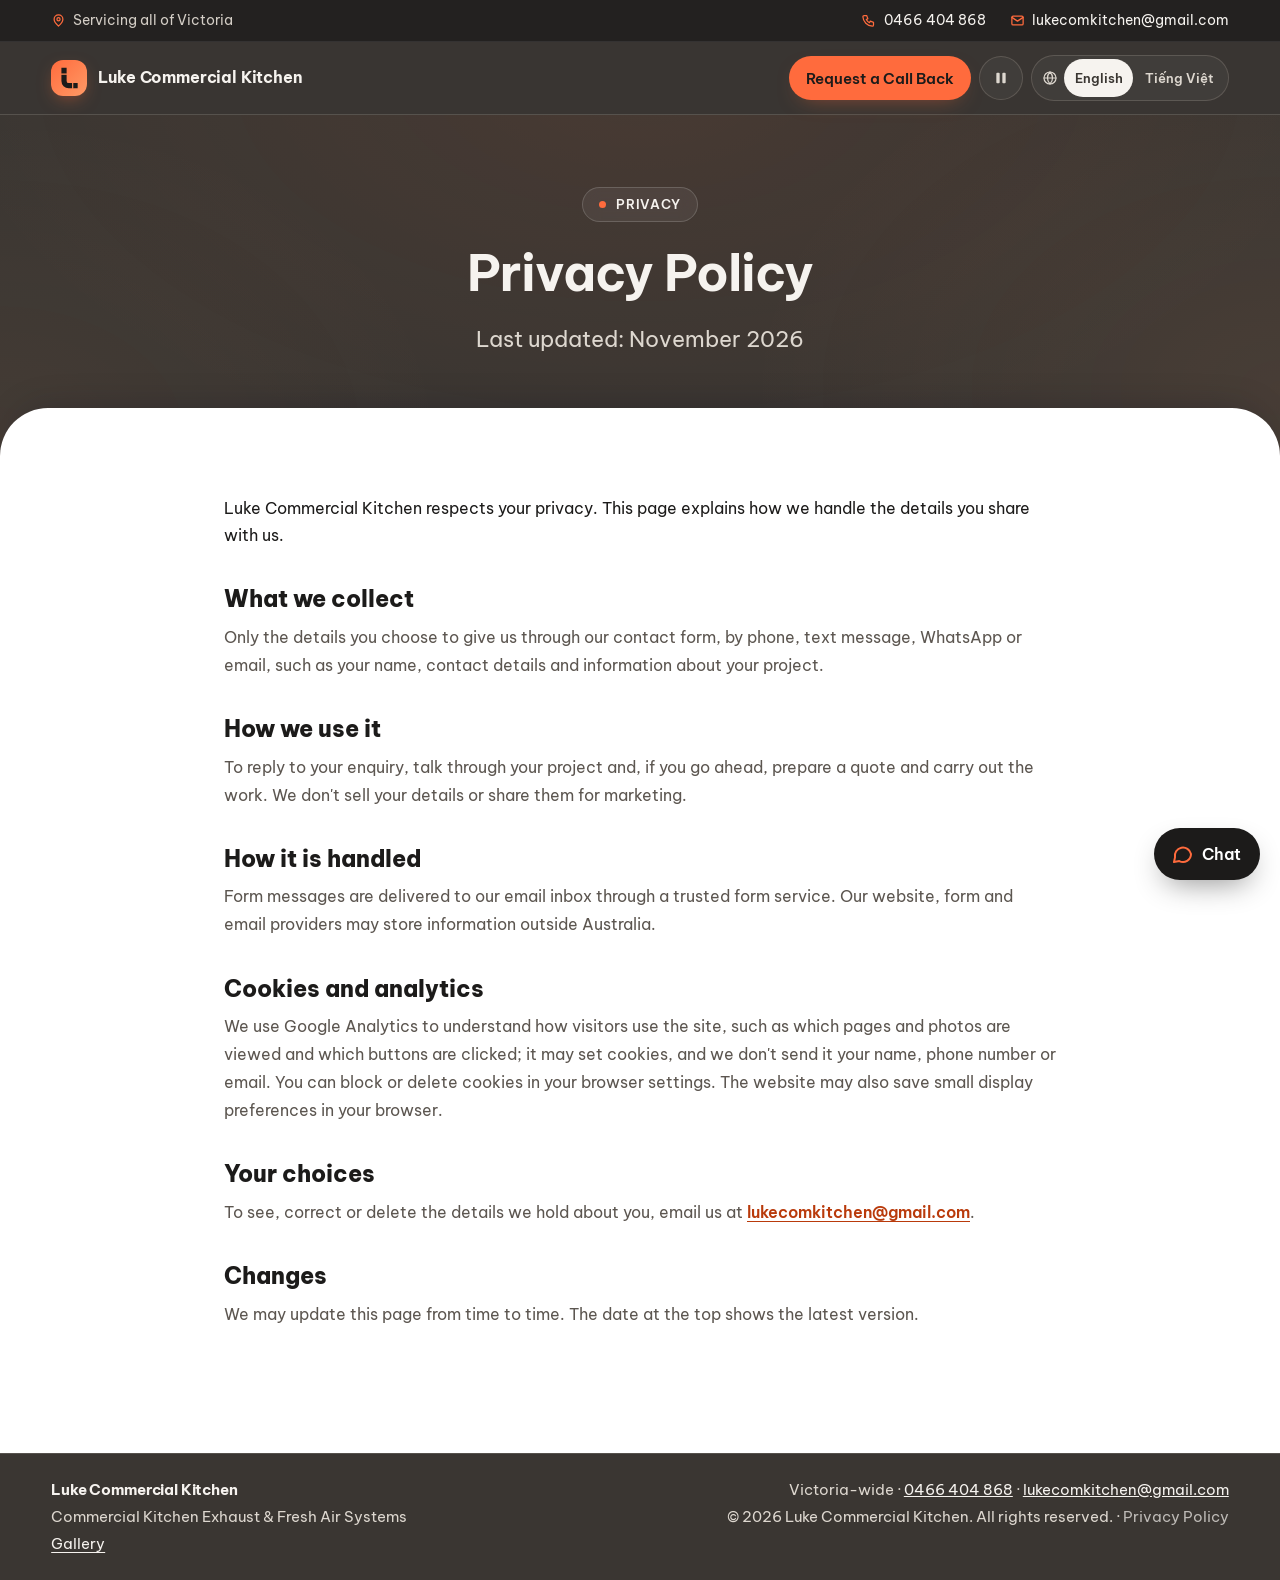
<file: privacy/index.html>
<!doctype html>
<html lang="en">
<head>
<meta charset="utf-8">
<meta name="viewport" content="width=device-width, initial-scale=1">
<!-- Google tag (gtag.js) -->
<script>
  (function () {
    var off = false;
    try {
      if (/[?&]notrack(=|&|$)/.test(location.search)) localStorage.setItem('lck_notrack', '1');
      if (/[?&]track(=|&|$)/.test(location.search)) localStorage.removeItem('lck_notrack');
      off = localStorage.getItem('lck_notrack') === '1';
    } catch (e) {}
    if (off) return;
    var s = document.createElement('script');
    s.async = true;
    s.src = 'https://www.googletagmanager.com/gtag/js?id=G-7BVN9K5DFZ';
    document.head.appendChild(s);
    window.dataLayer = window.dataLayer || [];
    window.gtag = function () { dataLayer.push(arguments); };
    gtag('js', new Date());
    gtag('config', 'G-7BVN9K5DFZ');
  })();
</script>
<title>Privacy Policy · Luke Commercial Kitchen</title>
<meta name="description" content="How Luke Commercial Kitchen collects, uses and protects the personal information you share through lukecomkitchen.com.">
<link rel="canonical" href="https://lukecomkitchen.com/privacy/">
<link rel="alternate" hreflang="en-AU" href="https://lukecomkitchen.com/privacy/">
<link rel="alternate" hreflang="vi" href="https://lukecomkitchen.com/vi/privacy/">
<link rel="alternate" hreflang="x-default" href="https://lukecomkitchen.com/privacy/">
<meta property="og:type" content="website">
<meta property="og:title" content="Privacy Policy · Luke Commercial Kitchen">
<meta property="og:description" content="How Luke Commercial Kitchen collects, uses and protects the personal information you share through lukecomkitchen.com.">
<meta property="og:url" content="https://lukecomkitchen.com/privacy/">
<meta property="og:locale" content="en_AU">
<meta property="og:site_name" content="Luke Commercial Kitchen">
<meta property="og:image" content="https://lukecomkitchen.com/assets/og-en.jpg?v=420781b066">
<meta property="og:image:width" content="1200">
<meta property="og:image:height" content="630">
<meta property="og:image:alt" content="Luke Commercial Kitchen: commercial kitchen exhaust and fresh air systems in Melbourne and Victoria">
<meta name="twitter:card" content="summary_large_image">
<meta name="theme-color" content="#1C1B1A">
<link rel="icon" href="../assets/favicon.svg" type="image/svg+xml">
<link rel="preconnect" href="https://fonts.googleapis.com">
<link rel="preconnect" href="https://fonts.gstatic.com" crossorigin>
<link rel="stylesheet" href="https://fonts.googleapis.com/css2?family=Be+Vietnam+Pro:wght@400;500;600;700;800&amp;display=swap">
<link rel="stylesheet" href="../assets/styles.css?v=8e816bebac">
<script type="application/ld+json">{"@context":"https://schema.org","@type":"LocalBusiness","name":"Luke Commercial Kitchen","telephone":"+61466404868","url":"https://lukecomkitchen.com/privacy/","areaServed":{"@type":"State","name":"Victoria, Australia"},"description":"Commercial kitchen exhaust and fresh air systems, fabricated and installed across Melbourne and Victoria. Practical advice, neat workmanship. Call 0466 404 868.","email":"lukecomkitchen@gmail.com"}</script>
</head>
<body>
<div class="pg lang-en" id="top" data-lang="en" data-view="privacy" data-site="{&quot;badEmail&quot;:&quot;That email address doesn't look quite right. Please check it and try again.&quot;,&quot;required&quot;:&quot;Please add your name and a phone number or email so we can get back to you.&quot;,&quot;okSent&quot;:&quot;Thank you! We've received your request and will be in touch within 2 business days.&quot;,&quot;okSms&quot;:&quot;Your messaging app should open with your details ready to send – just press send. If it doesn't open, give us a call on&quot;,&quot;errSend&quot;:&quot;Sorry, something went wrong sending your request. Please try again, or call us on&quot;,&quot;sending&quot;:&quot;Sending…&quot;,&quot;smsHead&quot;:&quot;Call back request from the website&quot;,&quot;phone&quot;:&quot;0466 404 868&quot;,&quot;tel&quot;:&quot;tel:+61466404868&quot;,&quot;sms&quot;:&quot;sms:+61466404868&quot;,&quot;key&quot;:&quot;335a515e-727e-4c8e-8eaf-f16c578c7db8&quot;,&quot;company&quot;:&quot;Luke Commercial Kitchen&quot;,&quot;pause&quot;:&quot;Pause animation&quot;,&quot;play&quot;:&quot;Play animation&quot;,&quot;labels&quot;:{&quot;name&quot;:&quot;Your Name&quot;,&quot;phone&quot;:&quot;Phone&quot;,&quot;email&quot;:&quot;Email&quot;,&quot;suburb&quot;:&quot;Suburb&quot;,&quot;kitchen_type&quot;:&quot;Type of Kitchen&quot;,&quot;request&quot;:&quot;What would you like?&quot;,&quot;system&quot;:&quot;System needed&quot;,&quot;call_time&quot;:&quot;Best Time to Call&quot;,&quot;details&quot;:&quot;Project Details (Optional)&quot;}}">

  <div class="util" aria-label="Contact details">
    <div class="in util-in">
      <a href="tel:+61466404868"><svg width="15" height="15" viewBox="0 0 24 24" fill="none" stroke="currentColor" stroke-width="2" stroke-linecap="round" stroke-linejoin="round" aria-hidden="true"><path d="M5 4h4l2 5-2.5 1.5a11 11 0 0 0 5 5L15 13l5 2v4a2 2 0 0 1-2 2A16 16 0 0 1 3 6a2 2 0 0 1 2-2z"/></svg><span>0466 404 868</span></a>
      <a href="mailto:lukecomkitchen@gmail.com"><svg width="15" height="15" viewBox="0 0 24 24" fill="none" stroke="currentColor" stroke-width="2" stroke-linecap="round" stroke-linejoin="round" aria-hidden="true"><rect x="3" y="5" width="18" height="14" rx="2"/><path d="m3 7 9 6 9-6"/></svg><span class="util-full">lukecomkitchen@gmail.com</span><span class="util-short" aria-hidden="true">Email</span></a>
      <span class="util-area"><svg width="15" height="15" viewBox="0 0 24 24" fill="none" stroke="currentColor" stroke-width="2" stroke-linecap="round" stroke-linejoin="round" aria-hidden="true"><path d="M12 21s7-6.2 7-11a7 7 0 0 0-14 0c0 4.8 7 11 7 11z"/><circle cx="12" cy="10" r="2.5"/></svg><span>Servicing all of Victoria</span></span>
    </div>
  </div>

  <header class="top">
    <div class="in top-in">
      <a class="logo" href="../#top" aria-label="Luke Commercial Kitchen home">
        <span class="lg-mark"><svg width="26" height="26" viewBox="0 0 24 24" fill="none" stroke-linecap="round" aria-hidden="true"><path d="M5 2.5h4.8v12.2a2 2 0 0 0 2 2H20v4.8h-8.2A6.8 6.8 0 0 1 5 14.7z" fill="currentColor"/><path d="M5 8.4h4.8M15.4 16.7v4.8" stroke="#FF8A55" stroke-width="1.1"/></svg></span>
        <span class="lname">Luke <span class="lname2">Commercial Kitchen</span></span>
      </a>
      <nav class="nav" aria-label="Main menu">
        <a href="../gallery/">Gallery</a>
        <a href="../#why">Why Us</a>
        <a href="../#system">The System</a>
        <a href="../#process">Process</a>
        <a href="../#contact">Contact</a>
      </nav>
      <div class="top-r">
        <a class="btn btn-ghost btn-sm hdr-cta" href="tel:+61466404868"><svg width="18" height="18" viewBox="0 0 24 24" fill="none" stroke="currentColor" stroke-width="2" stroke-linecap="round" stroke-linejoin="round" aria-hidden="true"><path d="M5 4h4l2 5-2.5 1.5a11 11 0 0 0 5 5L15 13l5 2v4a2 2 0 0 1-2 2A16 16 0 0 1 3 6a2 2 0 0 1 2-2z"/></svg><span>0466 404 868</span></a>
        <a class="btn btn-primary btn-sm hdr-cta" href="../#contact">Request a Call Back</a>
        <button class="iconbtn js-motion" type="button" aria-label="Pause animation" title="Pause animation">
          <svg class="ic-pause" width="16" height="16" viewBox="0 0 24 24" fill="currentColor" aria-hidden="true"><rect x="5" y="4" width="5" height="16" rx="1.5"/><rect x="14" y="4" width="5" height="16" rx="1.5"/></svg>
          <svg class="ic-play" width="16" height="16" viewBox="0 0 24 24" fill="currentColor" aria-hidden="true"><path d="M7 4.5v15a1 1 0 0 0 1.5.9l12-7.5a1 1 0 0 0 0-1.8l-12-7.5A1 1 0 0 0 7 4.5z"/></svg>
        </button>
        <nav class="lang" aria-label="Language">
          <svg class="lang-ic" width="16" height="16" viewBox="0 0 24 24" fill="none" stroke="currentColor" stroke-width="1.8" stroke-linecap="round" stroke-linejoin="round" aria-hidden="true"><circle cx="12" cy="12" r="9"/><path d="M3 12h18M12 3c2.5 2.6 3.8 5.6 3.8 9s-1.3 6.4-3.8 9c-2.5-2.6-3.8-5.6-3.8-9S9.5 5.6 12 3z"/></svg>
          <a href="../privacy/" hreflang="en" lang="en" aria-current="page"><span class="lang-full">English</span><span class="lang-short" aria-hidden="true">EN</span></a>
          <a href="../vi/privacy/" hreflang="vi" lang="vi"><span class="lang-full">Tiếng Việt</span><span class="lang-short" aria-hidden="true">VI</span></a>
        </nav>
      </div>
    </div>
  </header>

  
  <main>
  <section class="hero dark gal-top priv-top">
    <div class="in">
      <p class="tag">Privacy</p>
      <h1 class="h1 gal-h1">Privacy Policy</h1>
      <p class="lede">Last updated: November 2026</p>
    </div>
  </section>
  <section class="sec sheet light priv">
    <div class="in">
      <article class="prose">
        <p class="priv-intro">Luke Commercial Kitchen respects your privacy. This page explains how we handle the details you share with us.</p>
        <h2>What we collect</h2>
        <p>Only the details you choose to give us through our contact form, by phone, text message, WhatsApp or email, such as your name, contact details and information about your project.</p>
        <h2>How we use it</h2>
        <p>To reply to your enquiry, talk through your project and, if you go ahead, prepare a quote and carry out the work. We don't sell your details or share them for marketing.</p>
        <h2>How it is handled</h2>
        <p>Form messages are delivered to our email inbox through a trusted form service. Our website, form and email providers may store information outside Australia.</p>
        <h2>Cookies and analytics</h2>
        <p>We use Google Analytics to understand how visitors use the site, such as which pages and photos are viewed and which buttons are clicked; it may set cookies, and we don't send it your name, phone number or email. You can block or delete cookies in your browser settings. The website may also save small display preferences in your browser.</p>
        <h2>Your choices</h2>
        <p>To see, correct or delete the details we hold about you, email us at <a href="mailto:lukecomkitchen@gmail.com">lukecomkitchen@gmail.com</a>.</p>
        <h2>Changes</h2>
        <p>We may update this page from time to time. The date at the top shows the latest version.</p>
      </article>
    </div>
  </section>
  </main>
  <footer class="foot dark">
    <div class="in">
      <div class="foot-l"><strong class="foot-name">Luke Commercial Kitchen</strong><span>Commercial Kitchen Exhaust & Fresh Air Systems</span><span><a href="../gallery/">Gallery</a></span></div>
      <div class="foot-r"><span>Victoria-wide · <a href="tel:+61466404868">0466 404 868</a> · <a href="mailto:lukecomkitchen@gmail.com">lukecomkitchen@gmail.com</a></span><span>© 2026 Luke Commercial Kitchen. All rights reserved. · <a href="../privacy/" aria-current="page">Privacy Policy</a></span></div>
    </div>
  </footer>

  <div class="chatfab">
    <div class="chat-menu" role="group" aria-label="Message Luke" hidden>
      <p class="chat-title">Message Luke</p>
      <a class="chat-opt chat-wa" href="https://wa.me/61466404868?text=Hi%20Luke%2C%20I'd%20like%20to%20ask%20about%20a%20kitchen%20exhaust%20%2F%20fresh%20air%20system." target="_blank" rel="noopener"><svg width="22" height="22" viewBox="0 0 24 24" aria-hidden="true"><path fill="currentColor" d="M12 2a10 10 0 0 0-8.6 15.1L2 22l5-1.3A10 10 0 1 0 12 2zm0 18.2a8.2 8.2 0 0 1-4.2-1.2l-.3-.2-3 .8.8-2.9-.2-.3A8.2 8.2 0 1 1 12 20.2zm4.5-6.1c-.2-.1-1.5-.7-1.7-.8s-.4-.1-.6.1-.6.8-.8 1-.3.2-.5.1a6.7 6.7 0 0 1-3.3-2.9c-.2-.4.2-.4.7-1.3.1-.2 0-.3 0-.4l-.8-1.8c-.2-.5-.4-.4-.6-.4h-.5a1 1 0 0 0-.7.3 3 3 0 0 0-.9 2.2 5.2 5.2 0 0 0 1.1 2.8 11.9 11.9 0 0 0 4.6 4c1.7.7 2.3.8 3.2.7a2.7 2.7 0 0 0 1.8-1.3 2.2 2.2 0 0 0 .2-1.3c-.1-.1-.2-.2-.5-.3z"/></svg><span>WhatsApp</span></a>
      <a class="chat-opt chat-sms" href="sms:+61466404868"><svg width="22" height="22" viewBox="0 0 24 24" fill="none" stroke="currentColor" stroke-width="2" stroke-linecap="round" stroke-linejoin="round" aria-hidden="true"><path d="M4 5h16v11H10l-4 4v-4H4z"/><path d="M8 10h8M8 13h5"/></svg><span>Text message (SMS)</span></a>
      <p class="chat-desk">Or text <strong>0466 404 868</strong> from your phone.</p>
      <p class="chat-quick">Or send a quick message here</p>
      <form class="chat-form js-enquiry" novalidate>
        <input type="hidden" name="source" value="Chat quick message (EN)">
        <label class="sr-only" for="chat-name">Your name</label>
        <input id="chat-name" type="text" name="name" autocomplete="name" placeholder="Your name">
        <label class="sr-only" for="chat-contact">Phone or email</label>
        <input id="chat-contact" type="text" name="contact" autocomplete="tel" placeholder="Phone or email">
        <label class="sr-only" for="chat-msg">Your message</label>
        <textarea id="chat-msg" name="details" rows="3" placeholder="What can Luke help you with?"></textarea>
        <button class="btn btn-primary btn-sm" type="submit">Send message</button>
      </form>
      <p class="notice" role="status" hidden></p>
      <p class="chat-note">Usually replies the same day.</p>
    </div>
    <button class="chat-btn" type="button" aria-expanded="false" aria-label="Open chat options"><svg width="24" height="24" viewBox="0 0 24 24" fill="none" stroke="currentColor" stroke-width="2" stroke-linecap="round" stroke-linejoin="round" aria-hidden="true"><path d="M21 12a8 8 0 0 1-11.7 7.1L4 20l1-4.6A8 8 0 1 1 21 12z"/></svg><span>Chat</span></button>
  </div>

  <div class="stickybar">
    <a class="btn btn-ghost btn-sm" href="tel:+61466404868" aria-label="Call 0466 404 868"><svg width="18" height="18" viewBox="0 0 24 24" fill="none" stroke="currentColor" stroke-width="2" stroke-linecap="round" stroke-linejoin="round" aria-hidden="true"><path d="M5 4h4l2 5-2.5 1.5a11 11 0 0 0 5 5L15 13l5 2v4a2 2 0 0 1-2 2A16 16 0 0 1 3 6a2 2 0 0 1 2-2z"/></svg> <span class="lbl">Call</span></a>
    <a class="btn btn-primary btn-sm" href="../#contact">Request a Call Back</a>
  </div>

</div>
<script src="../assets/main.js?v=0a23beeb79" defer></script>
</body>
</html>
</file>
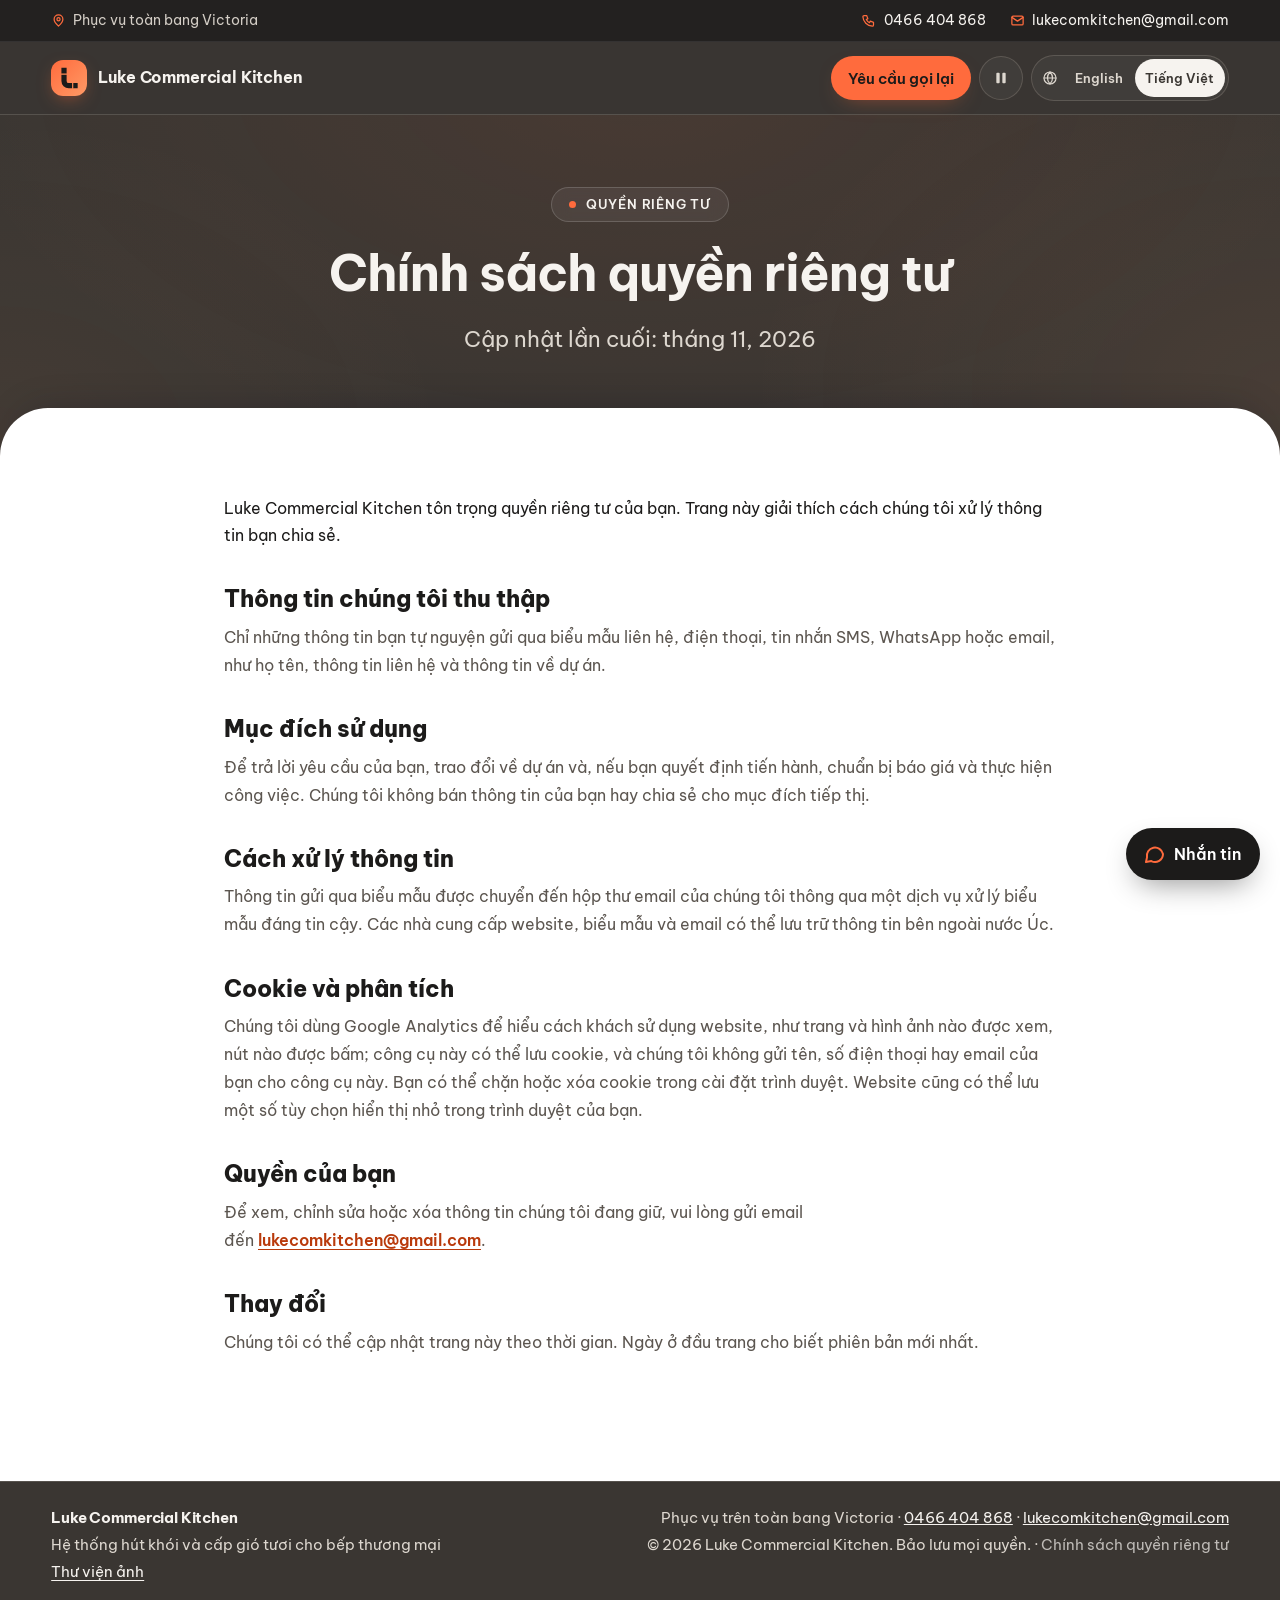
<file: vi/privacy/index.html>
<!doctype html>
<html lang="vi">
<head>
<meta charset="utf-8">
<meta name="viewport" content="width=device-width, initial-scale=1">
<!-- Google tag (gtag.js) -->
<script>
  (function () {
    var off = false;
    try {
      if (/[?&]notrack(=|&|$)/.test(location.search)) localStorage.setItem('lck_notrack', '1');
      if (/[?&]track(=|&|$)/.test(location.search)) localStorage.removeItem('lck_notrack');
      off = localStorage.getItem('lck_notrack') === '1';
    } catch (e) {}
    if (off) return;
    var s = document.createElement('script');
    s.async = true;
    s.src = 'https://www.googletagmanager.com/gtag/js?id=G-7BVN9K5DFZ';
    document.head.appendChild(s);
    window.dataLayer = window.dataLayer || [];
    window.gtag = function () { dataLayer.push(arguments); };
    gtag('js', new Date());
    gtag('config', 'G-7BVN9K5DFZ');
  })();
</script>
<title>Chính sách quyền riêng tư · Luke Commercial Kitchen</title>
<meta name="description" content="Cách Luke Commercial Kitchen thu thập, sử dụng và bảo vệ thông tin cá nhân bạn chia sẻ qua lukecomkitchen.com.">
<link rel="canonical" href="https://lukecomkitchen.com/vi/privacy/">
<link rel="alternate" hreflang="en-AU" href="https://lukecomkitchen.com/privacy/">
<link rel="alternate" hreflang="vi" href="https://lukecomkitchen.com/vi/privacy/">
<link rel="alternate" hreflang="x-default" href="https://lukecomkitchen.com/privacy/">
<meta property="og:type" content="website">
<meta property="og:title" content="Chính sách quyền riêng tư · Luke Commercial Kitchen">
<meta property="og:description" content="Cách Luke Commercial Kitchen thu thập, sử dụng và bảo vệ thông tin cá nhân bạn chia sẻ qua lukecomkitchen.com.">
<meta property="og:url" content="https://lukecomkitchen.com/vi/privacy/">
<meta property="og:locale" content="vi_VN">
<meta property="og:site_name" content="Luke Commercial Kitchen">
<meta property="og:image" content="https://lukecomkitchen.com/assets/og-vi.jpg?v=e1af8343d9">
<meta property="og:image:width" content="1200">
<meta property="og:image:height" content="630">
<meta property="og:image:alt" content="Luke Commercial Kitchen: hệ thống hút khói và cấp gió tươi cho bếp thương mại tại Melbourne và Victoria">
<meta name="twitter:card" content="summary_large_image">
<meta name="theme-color" content="#1C1B1A">
<link rel="icon" href="../../assets/favicon.svg" type="image/svg+xml">
<link rel="preconnect" href="https://fonts.googleapis.com">
<link rel="preconnect" href="https://fonts.gstatic.com" crossorigin>
<link rel="stylesheet" href="https://fonts.googleapis.com/css2?family=Be+Vietnam+Pro:wght@400;500;600;700;800&amp;display=swap">
<link rel="stylesheet" href="../../assets/styles.css?v=8e816bebac">
<script type="application/ld+json">{"@context":"https://schema.org","@type":"LocalBusiness","name":"Luke Commercial Kitchen","telephone":"+61466404868","url":"https://lukecomkitchen.com/vi/privacy/","areaServed":{"@type":"State","name":"Victoria, Australia"},"description":"Commercial kitchen exhaust and fresh air systems, fabricated and installed across Melbourne and Victoria. Practical advice, neat workmanship. Call 0466 404 868.","email":"lukecomkitchen@gmail.com"}</script>
</head>
<body>
<div class="pg lang-vi" id="top" data-lang="vi" data-view="vi-privacy" data-site="{&quot;badEmail&quot;:&quot;Địa chỉ email có vẻ chưa đúng. Bạn vui lòng kiểm tra lại.&quot;,&quot;required&quot;:&quot;Vui lòng nhập họ và tên, cùng số điện thoại hoặc email để Luke liên hệ lại.&quot;,&quot;okSent&quot;:&quot;Cảm ơn bạn! Chúng tôi đã nhận được yêu cầu và sẽ liên hệ lại trong vòng 2 ngày làm việc.&quot;,&quot;okSms&quot;:&quot;Ứng dụng tin nhắn sẽ mở sẵn thông tin của bạn, chỉ cần bấm gửi. Nếu không mở được, vui lòng gọi số&quot;,&quot;errSend&quot;:&quot;Xin lỗi, yêu cầu chưa gửi được. Bạn vui lòng thử lại, hoặc gọi trực tiếp số&quot;,&quot;sending&quot;:&quot;Đang gửi…&quot;,&quot;smsHead&quot;:&quot;Yêu cầu gọi lại từ website&quot;,&quot;phone&quot;:&quot;0466 404 868&quot;,&quot;tel&quot;:&quot;tel:+61466404868&quot;,&quot;sms&quot;:&quot;sms:+61466404868&quot;,&quot;key&quot;:&quot;335a515e-727e-4c8e-8eaf-f16c578c7db8&quot;,&quot;company&quot;:&quot;Luke Commercial Kitchen&quot;,&quot;pause&quot;:&quot;Tạm dừng hiệu ứng&quot;,&quot;play&quot;:&quot;Phát hiệu ứng&quot;,&quot;labels&quot;:{&quot;name&quot;:&quot;Họ và tên&quot;,&quot;phone&quot;:&quot;Số điện thoại&quot;,&quot;email&quot;:&quot;Email&quot;,&quot;suburb&quot;:&quot;Khu vực&quot;,&quot;kitchen_type&quot;:&quot;Loại hình bếp&quot;,&quot;request&quot;:&quot;Anh chị cần gì?&quot;,&quot;system&quot;:&quot;Hệ thống cần làm&quot;,&quot;call_time&quot;:&quot;Thời gian thuận tiện để liên hệ&quot;,&quot;details&quot;:&quot;Thông tin dự án (Không bắt buộc)&quot;}}">

  <div class="util" aria-label="Thông tin liên hệ">
    <div class="in util-in">
      <a href="tel:+61466404868"><svg width="15" height="15" viewBox="0 0 24 24" fill="none" stroke="currentColor" stroke-width="2" stroke-linecap="round" stroke-linejoin="round" aria-hidden="true"><path d="M5 4h4l2 5-2.5 1.5a11 11 0 0 0 5 5L15 13l5 2v4a2 2 0 0 1-2 2A16 16 0 0 1 3 6a2 2 0 0 1 2-2z"/></svg><span>0466 404 868</span></a>
      <a href="mailto:lukecomkitchen@gmail.com"><svg width="15" height="15" viewBox="0 0 24 24" fill="none" stroke="currentColor" stroke-width="2" stroke-linecap="round" stroke-linejoin="round" aria-hidden="true"><rect x="3" y="5" width="18" height="14" rx="2"/><path d="m3 7 9 6 9-6"/></svg><span class="util-full">lukecomkitchen@gmail.com</span><span class="util-short" aria-hidden="true">Email</span></a>
      <span class="util-area"><svg width="15" height="15" viewBox="0 0 24 24" fill="none" stroke="currentColor" stroke-width="2" stroke-linecap="round" stroke-linejoin="round" aria-hidden="true"><path d="M12 21s7-6.2 7-11a7 7 0 0 0-14 0c0 4.8 7 11 7 11z"/><circle cx="12" cy="10" r="2.5"/></svg><span>Phục vụ toàn bang Victoria</span></span>
    </div>
  </div>

  <header class="top">
    <div class="in top-in">
      <a class="logo" href="../#top" aria-label="Trang chủ Luke Commercial Kitchen">
        <span class="lg-mark"><svg width="26" height="26" viewBox="0 0 24 24" fill="none" stroke-linecap="round" aria-hidden="true"><path d="M5 2.5h4.8v12.2a2 2 0 0 0 2 2H20v4.8h-8.2A6.8 6.8 0 0 1 5 14.7z" fill="currentColor"/><path d="M5 8.4h4.8M15.4 16.7v4.8" stroke="#FF8A55" stroke-width="1.1"/></svg></span>
        <span class="lname">Luke <span class="lname2">Commercial Kitchen</span></span>
      </a>
      <nav class="nav" aria-label="Menu chính">
        <a href="../../vi/gallery/">Thư viện ảnh</a>
        <a href="../#why">Tại sao chọn chúng tôi</a>
        <a href="../#system">Hệ thống</a>
        <a href="../#process">Quy trình</a>
        <a href="../#contact">Liên hệ</a>
      </nav>
      <div class="top-r">
        <a class="btn btn-ghost btn-sm hdr-cta" href="tel:+61466404868"><svg width="18" height="18" viewBox="0 0 24 24" fill="none" stroke="currentColor" stroke-width="2" stroke-linecap="round" stroke-linejoin="round" aria-hidden="true"><path d="M5 4h4l2 5-2.5 1.5a11 11 0 0 0 5 5L15 13l5 2v4a2 2 0 0 1-2 2A16 16 0 0 1 3 6a2 2 0 0 1 2-2z"/></svg><span>0466 404 868</span></a>
        <a class="btn btn-primary btn-sm hdr-cta" href="../#contact">Yêu cầu gọi lại</a>
        <button class="iconbtn js-motion" type="button" aria-label="Tạm dừng hiệu ứng" title="Tạm dừng hiệu ứng">
          <svg class="ic-pause" width="16" height="16" viewBox="0 0 24 24" fill="currentColor" aria-hidden="true"><rect x="5" y="4" width="5" height="16" rx="1.5"/><rect x="14" y="4" width="5" height="16" rx="1.5"/></svg>
          <svg class="ic-play" width="16" height="16" viewBox="0 0 24 24" fill="currentColor" aria-hidden="true"><path d="M7 4.5v15a1 1 0 0 0 1.5.9l12-7.5a1 1 0 0 0 0-1.8l-12-7.5A1 1 0 0 0 7 4.5z"/></svg>
        </button>
        <nav class="lang" aria-label="Ngôn ngữ">
          <svg class="lang-ic" width="16" height="16" viewBox="0 0 24 24" fill="none" stroke="currentColor" stroke-width="1.8" stroke-linecap="round" stroke-linejoin="round" aria-hidden="true"><circle cx="12" cy="12" r="9"/><path d="M3 12h18M12 3c2.5 2.6 3.8 5.6 3.8 9s-1.3 6.4-3.8 9c-2.5-2.6-3.8-5.6-3.8-9S9.5 5.6 12 3z"/></svg>
          <a href="../../privacy/" hreflang="en" lang="en"><span class="lang-full">English</span><span class="lang-short" aria-hidden="true">EN</span></a>
          <a href="../../vi/privacy/" hreflang="vi" lang="vi" aria-current="page"><span class="lang-full">Tiếng Việt</span><span class="lang-short" aria-hidden="true">VI</span></a>
        </nav>
      </div>
    </div>
  </header>

  
  <main>
  <section class="hero dark gal-top priv-top">
    <div class="in">
      <p class="tag">Quyền riêng tư</p>
      <h1 class="h1 gal-h1">Chính sách quyền riêng tư</h1>
      <p class="lede">Cập nhật lần cuối: tháng 11, 2026</p>
    </div>
  </section>
  <section class="sec sheet light priv">
    <div class="in">
      <article class="prose">
        <p class="priv-intro">Luke Commercial Kitchen tôn trọng quyền riêng tư của bạn. Trang này giải thích cách chúng tôi xử lý thông tin bạn chia sẻ.</p>
        <h2>Thông tin chúng tôi thu thập</h2>
        <p>Chỉ những thông tin bạn tự nguyện gửi qua biểu mẫu liên hệ, điện thoại, tin nhắn SMS, WhatsApp hoặc email, như họ tên, thông tin liên hệ và thông tin về dự án.</p>
        <h2>Mục đích sử dụng</h2>
        <p>Để trả lời yêu cầu của bạn, trao đổi về dự án và, nếu bạn quyết định tiến hành, chuẩn bị báo giá và thực hiện công việc. Chúng tôi không bán thông tin của bạn hay chia sẻ cho mục đích tiếp thị.</p>
        <h2>Cách xử lý thông tin</h2>
        <p>Thông tin gửi qua biểu mẫu được chuyển đến hộp thư email của chúng tôi thông qua một dịch vụ xử lý biểu mẫu đáng tin cậy. Các nhà cung cấp website, biểu mẫu và email có thể lưu trữ thông tin bên ngoài nước Úc.</p>
        <h2>Cookie và phân tích</h2>
        <p>Chúng tôi dùng Google Analytics để hiểu cách khách sử dụng website, như trang và hình ảnh nào được xem, nút nào được bấm; công cụ này có thể lưu cookie, và chúng tôi không gửi tên, số điện thoại hay email của bạn cho công cụ này. Bạn có thể chặn hoặc xóa cookie trong cài đặt trình duyệt. Website cũng có thể lưu một số tùy chọn hiển thị nhỏ trong trình duyệt của bạn.</p>
        <h2>Quyền của bạn</h2>
        <p>Để xem, chỉnh sửa hoặc xóa thông tin chúng tôi đang giữ, vui lòng gửi email đến <a href="mailto:lukecomkitchen@gmail.com">lukecomkitchen@gmail.com</a>.</p>
        <h2>Thay đổi</h2>
        <p>Chúng tôi có thể cập nhật trang này theo thời gian. Ngày ở đầu trang cho biết phiên bản mới nhất.</p>
      </article>
    </div>
  </section>
  </main>
  <footer class="foot dark">
    <div class="in">
      <div class="foot-l"><strong class="foot-name">Luke Commercial Kitchen</strong><span>Hệ thống hút khói và cấp gió tươi cho bếp thương mại</span><span><a href="../../vi/gallery/">Thư viện ảnh</a></span></div>
      <div class="foot-r"><span>Phục vụ trên toàn bang Victoria · <a href="tel:+61466404868">0466 404 868</a> · <a href="mailto:lukecomkitchen@gmail.com">lukecomkitchen@gmail.com</a></span><span>© 2026 Luke Commercial Kitchen. Bảo lưu mọi quyền. · <a href="../../vi/privacy/" aria-current="page">Chính sách quyền riêng tư</a></span></div>
    </div>
  </footer>

  <div class="chatfab">
    <div class="chat-menu" role="group" aria-label="Nhắn tin cho Luke" hidden>
      <p class="chat-title">Nhắn tin cho Luke</p>
      <a class="chat-opt chat-wa" href="https://wa.me/61466404868?text=Ch%C3%A0o%20Luke%2C%20m%C3%ACnh%20mu%E1%BB%91n%20h%E1%BB%8Fi%20v%E1%BB%81%20h%E1%BB%87%20th%E1%BB%91ng%20h%C3%BAt%20kh%C3%B3i%20%2F%20c%E1%BA%A5p%20gi%C3%B3%20t%C6%B0%C6%A1i%20cho%20b%E1%BA%BFp." target="_blank" rel="noopener"><svg width="22" height="22" viewBox="0 0 24 24" aria-hidden="true"><path fill="currentColor" d="M12 2a10 10 0 0 0-8.6 15.1L2 22l5-1.3A10 10 0 1 0 12 2zm0 18.2a8.2 8.2 0 0 1-4.2-1.2l-.3-.2-3 .8.8-2.9-.2-.3A8.2 8.2 0 1 1 12 20.2zm4.5-6.1c-.2-.1-1.5-.7-1.7-.8s-.4-.1-.6.1-.6.8-.8 1-.3.2-.5.1a6.7 6.7 0 0 1-3.3-2.9c-.2-.4.2-.4.7-1.3.1-.2 0-.3 0-.4l-.8-1.8c-.2-.5-.4-.4-.6-.4h-.5a1 1 0 0 0-.7.3 3 3 0 0 0-.9 2.2 5.2 5.2 0 0 0 1.1 2.8 11.9 11.9 0 0 0 4.6 4c1.7.7 2.3.8 3.2.7a2.7 2.7 0 0 0 1.8-1.3 2.2 2.2 0 0 0 .2-1.3c-.1-.1-.2-.2-.5-.3z"/></svg><span>WhatsApp</span></a>
      <a class="chat-opt chat-sms" href="sms:+61466404868"><svg width="22" height="22" viewBox="0 0 24 24" fill="none" stroke="currentColor" stroke-width="2" stroke-linecap="round" stroke-linejoin="round" aria-hidden="true"><path d="M4 5h16v11H10l-4 4v-4H4z"/><path d="M8 10h8M8 13h5"/></svg><span>Tin nhắn SMS</span></a>
      <p class="chat-desk">Hoặc nhắn tin SMS tới <strong>0466 404 868</strong> từ điện thoại.</p>
      <p class="chat-quick">Hoặc gửi tin nhắn nhanh tại đây</p>
      <form class="chat-form js-enquiry" novalidate>
        <input type="hidden" name="source" value="Chat quick message (VI)">
        <label class="sr-only" for="chat-name">Họ tên</label>
        <input id="chat-name" type="text" name="name" autocomplete="name" placeholder="Họ tên">
        <label class="sr-only" for="chat-contact">Số điện thoại hoặc email</label>
        <input id="chat-contact" type="text" name="contact" autocomplete="tel" placeholder="Số điện thoại hoặc email">
        <label class="sr-only" for="chat-msg">Tin nhắn</label>
        <textarea id="chat-msg" name="details" rows="3" placeholder="Bạn cần Luke hỗ trợ gì?"></textarea>
        <button class="btn btn-primary btn-sm" type="submit">Gửi tin nhắn</button>
      </form>
      <p class="notice" role="status" hidden></p>
      <p class="chat-note">Luke sẽ trả lời bạn sớm.</p>
    </div>
    <button class="chat-btn" type="button" aria-expanded="false" aria-label="Mở lựa chọn nhắn tin"><svg width="24" height="24" viewBox="0 0 24 24" fill="none" stroke="currentColor" stroke-width="2" stroke-linecap="round" stroke-linejoin="round" aria-hidden="true"><path d="M21 12a8 8 0 0 1-11.7 7.1L4 20l1-4.6A8 8 0 1 1 21 12z"/></svg><span>Nhắn tin</span></button>
  </div>

  <div class="stickybar">
    <a class="btn btn-ghost btn-sm" href="tel:+61466404868" aria-label="Gọi 0466 404 868"><svg width="18" height="18" viewBox="0 0 24 24" fill="none" stroke="currentColor" stroke-width="2" stroke-linecap="round" stroke-linejoin="round" aria-hidden="true"><path d="M5 4h4l2 5-2.5 1.5a11 11 0 0 0 5 5L15 13l5 2v4a2 2 0 0 1-2 2A16 16 0 0 1 3 6a2 2 0 0 1 2-2z"/></svg> <span class="lbl">Gọi</span></a>
    <a class="btn btn-primary btn-sm" href="../#contact">Yêu cầu gọi lại</a>
  </div>

</div>
<script src="../../assets/main.js?v=0a23beeb79" defer></script>
</body>
</html>
</file>
<file: assets/styles.css>
/* ===== tokens: Charcoal + Ember. The smoke colour (--sm) is a pale tint of the band, so smoke can never be lighter than that and the text on top stays readable ===== */
.pg{--r:clamp(28px,4vw,48px);
  --f-display:"Archivo","Helvetica Neue",Arial,sans-serif;--f-body:"Inter","Helvetica Neue",Arial,sans-serif;--f-mono:"IBM Plex Mono",ui-monospace,Menlo,Consolas,monospace;
  --band:#1C1B1A;--band-2:#262524;--band-3:#33302D;--band-ink:#F6F3EF;--band-muted:#C4BFB8;--band-line:rgba(232,224,214,.17);
  --acc:#FF6B3D;--acc-2:#FF9A66;--acc-ink:#1C1B1A;
  --bg:#F4F2EF;--surface:#FFFFFF;--ink:#1C1B1A;--muted:#5C5650;--line:#E5E1DB;--line-strong:#C9C3BA;--accent:#B93A0B;--tint:#FCECE3;--tint-line:#F4CDB9;
  --note-bg:#FFE3EE;--note-ink:#5C1236;--fill-dk-bg:rgba(255,170,205,.18);--fill-dk-ink:#FFC9DE;--fill-dk-line:rgba(255,201,222,.55);--ph:#6A645D;
  --grad:linear-gradient(135deg,var(--acc),var(--acc-2));--glow:color-mix(in srgb,var(--acc) 55%,transparent);--glass:rgba(255,255,255,.06);--glass-line:rgba(255,255,255,.16);--sm:color-mix(in srgb,var(--band-ink) 14%,var(--band));--pill:#1C1B1A;--sticky:18,17,16;
  font-family:var(--f-body);color:var(--ink);background:var(--band);font-size:16px;line-height:1.6;-webkit-font-smoothing:antialiased}
.pg *{box-sizing:border-box}
:where(.pg h1,.pg h2,.pg h3,.pg p,.pg ul,.pg ol,.pg figure,.pg blockquote,.pg fieldset){margin:0}
:where(.pg h1,.pg h2,.pg h3){font-family:var(--f-display);text-wrap:balance}
:where(.pg p){text-wrap:pretty}
:where(.pg ul,.pg ol){padding:0;list-style:none}
:where(.pg a){color:inherit}
.pg :focus-visible{outline:2px solid var(--accent);outline-offset:3px}
.pg :is(.dark,.top,.stickybar) :focus-visible{outline-color:var(--acc)}
.pg .fcard :focus-visible{outline-color:var(--accent)}
.in{max-width:1200px;margin-inline:auto;padding-inline:clamp(16px,4vw,40px)}
.in-w{max-width:1320px}
.mono{font-family:var(--f-mono);font-size:.75rem;font-weight:500;letter-spacing:.08em;text-transform:uppercase;line-height:1.4}

/* placeholders to fill in (pink so they never look like final copy) */
.fill{background:var(--note-bg);color:var(--note-ink);padding:0 .3em;border-radius:6px}
.pg :is(.dark,.top,.stickybar) .fill{background:var(--fill-dk-bg);color:var(--fill-dk-ink);box-shadow:inset 0 -1.5px 0 var(--fill-dk-line)}
.pg .fcard .fill{background:var(--note-bg);color:var(--note-ink);box-shadow:none}
.draft{background:var(--note-bg);color:var(--note-ink);font-size:.875rem;line-height:1.5;padding:.7rem 0}
.draft strong{font-weight:700}

/* ===== type ===== */
.tag{display:inline-flex;align-items:center;gap:.6rem;padding:.55rem 1.05rem;border-radius:999px;border:1px solid var(--glass-line);background:var(--glass);color:var(--band-ink);font:500 .75rem/1.2 var(--f-mono);letter-spacing:.09em;text-transform:uppercase;-webkit-backdrop-filter:blur(8px);backdrop-filter:blur(8px)}
.tag::before{content:"";flex:none;width:7px;height:7px;border-radius:50%;background:var(--acc);animation:ping 2.4s ease-out infinite}
.light .tag{background:var(--tint);border-color:var(--tint-line);color:var(--accent);-webkit-backdrop-filter:none;backdrop-filter:none}
.light .tag::before{background:var(--accent)}
.h1{margin-top:1.5rem;max-width:20em;font-size:clamp(2rem,5.2vw,4.5rem);font-weight:800;font-stretch:125%;line-height:1.06;letter-spacing:-.018em}
.h1 .l1{display:block}
.h1 .l2{display:block;padding-block:.1em;margin-block:-.05em;background:linear-gradient(100deg,var(--acc),var(--acc-2),var(--acc)) 0 50%/220% 100%;-webkit-background-clip:text;background-clip:text;color:transparent;-webkit-text-fill-color:transparent;animation:shine 8s ease-in-out infinite alternate}
.lang-vi .h1{font-size:clamp(1.8rem,4.2vw,3.6rem);font-stretch:116%}
.h2{margin-top:1.1rem;max-width:22em;font-size:clamp(1.7rem,3.8vw,3rem);font-weight:800;font-stretch:122%;line-height:1.1;letter-spacing:-.014em}
.lang-vi .h2{font-stretch:112%}
.lede{margin-top:1.4rem;max-width:42rem;font-size:clamp(1.0625rem,1.5vw,1.25rem);line-height:1.65;color:var(--band-muted)}
.shead{display:flex;flex-direction:column;align-items:center;text-align:center;margin-bottom:clamp(32px,5vw,56px)}
.shead .sub{margin-top:1rem;max-width:38rem;font-size:clamp(1rem,1.3vw,1.125rem);color:var(--muted)}
.dark .shead .sub{color:var(--band-muted)}

/* ===== buttons ===== */
.btn{position:relative;overflow:hidden;display:inline-flex;align-items:center;justify-content:center;gap:.6rem;min-height:54px;padding:0 1.8rem;font:600 1rem/1 var(--f-body);text-decoration:none;border:1.5px solid transparent;border-radius:999px;cursor:pointer;white-space:nowrap;transition:transform .2s,box-shadow .2s,filter .2s,background .2s,border-color .2s}
.btn svg{flex:none}
.btn .arr{transition:transform .2s}
.btn:hover .arr{transform:translateX(4px)}
.btn-primary{background:var(--grad);color:var(--acc-ink);box-shadow:0 10px 32px -10px var(--glow),inset 0 1px 0 rgba(255,255,255,.45)}
.btn-primary:hover{transform:translateY(-2px);filter:brightness(1.07);box-shadow:0 18px 40px -10px var(--glow),inset 0 1px 0 rgba(255,255,255,.45)}
.btn-primary::after{content:"";position:absolute;top:0;bottom:0;left:0;width:60%;background:linear-gradient(105deg,transparent,rgba(255,255,255,.6),transparent);transform:translateX(-150%) skewX(-18deg);animation:glint 5.5s 1.8s ease-in-out infinite;pointer-events:none}
.btn-ghost{border-color:rgba(255,255,255,.3);color:var(--band-ink);background:rgba(255,255,255,.05)}
.btn-ghost:hover{border-color:rgba(255,255,255,.7);background:rgba(255,255,255,.12)}
.btn-dark{background:var(--band);color:var(--band-ink);box-shadow:0 14px 30px -14px color-mix(in srgb,var(--band) 60%,transparent)}
.btn-dark:hover{transform:translateY(-2px);box-shadow:0 18px 36px -12px var(--glow)}
.btn-sm{min-height:44px;padding:0 1.2rem;font-size:.9375rem}
.btn-block{width:100%}

/* ===== header ===== */
.top{position:sticky;top:0;z-index:40;background:color-mix(in srgb,var(--band) 94%,transparent);-webkit-backdrop-filter:blur(14px);backdrop-filter:blur(14px);color:var(--band-ink);border-bottom:1px solid var(--band-line)}
.top-in{display:flex;align-items:center;justify-content:space-between;gap:1rem;min-height:72px}
.logo{display:inline-flex;align-items:center;gap:.7rem;text-decoration:none;font-family:var(--f-display);font-weight:800;font-stretch:118%;font-size:1.05rem;min-width:0;white-space:nowrap}
.lname{min-width:0;overflow:hidden;text-overflow:ellipsis}
.lg-mark{flex:none;display:grid;place-items:center;width:36px;height:36px;border-radius:12px;background:var(--grad);color:var(--acc-ink);box-shadow:0 6px 18px -6px var(--glow)}
.nav{display:flex;align-items:center;gap:.25rem;margin-inline:auto}
.nav a{display:inline-flex;align-items:center;min-height:44px;padding:0 1rem;border-radius:999px;text-decoration:none;color:var(--band-muted);font-weight:500;font-size:.9375rem;transition:color .15s,background .15s}
.nav a:hover{color:var(--band-ink);background:rgba(255,255,255,.08)}
.top-r{display:flex;align-items:center;gap:.6rem}
.lang{display:flex;padding:3px;border:1px solid var(--band-line);border-radius:999px;background:rgba(255,255,255,.04)}
.lang button{font:500 .75rem/1 var(--f-mono);letter-spacing:.08em;min-width:44px;min-height:38px;border:0;border-radius:999px;background:transparent;color:var(--band-muted);cursor:pointer;transition:background .15s,color .15s}
.lang button:hover{color:var(--band-ink)}
.lang button[aria-pressed="true"]{background:var(--band-ink);color:var(--band)}
.iconbtn{display:inline-grid;place-items:center;width:44px;height:44px;border-radius:50%;border:1px solid var(--band-line);background:rgba(255,255,255,.04);color:var(--band-muted);cursor:pointer;transition:color .15s,background .15s,border-color .15s}
.iconbtn:hover{color:var(--band-ink);background:rgba(255,255,255,.12);border-color:rgba(255,255,255,.4)}
.pg.motion-off .ic-pause{display:none}
.pg:not(.motion-off) .ic-play{display:none}

/* ===== hero ===== */
.hero{position:relative;overflow:hidden;color:var(--band-ink);padding-block:clamp(44px,6.5vw,88px) calc(var(--r) + clamp(48px,6vw,80px));background:radial-gradient(1000px 560px at 50% -12%,color-mix(in srgb,var(--acc) 7%,transparent),transparent 70%),radial-gradient(760px 520px at 100% 80%,color-mix(in srgb,var(--acc-2) 7%,transparent),transparent 70%),radial-gradient(640px 460px at 0% 95%,color-mix(in srgb,var(--acc-2) 5%,transparent),transparent 70%),var(--band)}
.hero>.in{position:relative;z-index:2;display:flex;flex-direction:column;align-items:center;text-align:center}



/* smoke: soft puffs that rise, widen and fade (kitchen exhaust, not outer space); transform + opacity only */
.smoke{--k:1;--a:.85;position:absolute;inset:0;z-index:0;overflow:hidden;pointer-events:none}
.smoke i{--w:calc(var(--s) * var(--k) * 1px);position:absolute;left:var(--x);bottom:-26%;width:var(--w);aspect-ratio:1.18;margin-left:calc(var(--w) / -2);opacity:.5;background:radial-gradient(45% 45% at 32% 58%,color-mix(in srgb,var(--sm) calc(var(--a) * 100%),transparent),transparent 70%),radial-gradient(40% 42% at 66% 42%,color-mix(in srgb,var(--sm) calc(var(--a) * 85%),transparent),transparent 70%),radial-gradient(34% 36% at 50% 68%,color-mix(in srgb,var(--sm) calc(var(--a) * 70%),transparent),transparent 72%);animation:puff var(--d) linear infinite,sway calc(var(--d) * .33) ease-in-out infinite alternate;animation-delay:var(--dl),calc(var(--dl) * .33)}
.smoke i:nth-child(1){--x:6%;--s:560;--d:30s;--dl:-6s;--dx:70px;--r:-25deg;--sw:26px}
.smoke i:nth-child(2){--x:22%;--s:440;--d:24s;--dl:-17s;--dx:-50px;--r:20deg;--sw:18px}
.smoke i:nth-child(3){--x:38%;--s:600;--d:34s;--dl:-22s;--dx:40px;--r:-15deg;--sw:32px}
.smoke i:nth-child(4){--x:55%;--s:480;--d:27s;--dl:-9s;--dx:-60px;--r:25deg;--sw:22px}
.smoke i:nth-child(5){--x:71%;--s:560;--d:32s;--dl:-26s;--dx:55px;--r:-20deg;--sw:28px}
.smoke i:nth-child(6){--x:86%;--s:460;--d:25s;--dl:-14s;--dx:-45px;--r:15deg;--sw:20px}
.smoke i:nth-child(7){--x:98%;--s:520;--d:29s;--dl:-3s;--dx:-70px;--r:-18deg;--sw:24px}
.cta .smoke{--k:.5;--a:.95}
#system .smoke{--k:.85;--a:.8}
.contact .smoke{--k:.8;--a:.8}

/* hero content */
.qwrap{width:100%;max-width:1100px;margin-top:clamp(28px,4vw,44px)}
.qcap{margin-bottom:.9rem;font-size:.9375rem;color:var(--band-muted)}
.qcap strong{color:var(--band-ink);font-weight:600;margin-right:.35rem}
.qbar{display:grid;grid-template-columns:1.05fr 1fr 1.05fr 1fr auto;align-items:stretch;padding:8px;text-align:left;border-radius:46px;background:linear-gradient(180deg,rgba(255,255,255,.11),rgba(255,255,255,.04));border:1px solid var(--glass-line);box-shadow:0 34px 80px -30px rgba(0,0,0,.7);-webkit-backdrop-filter:blur(16px);backdrop-filter:blur(16px)}
.qf{position:relative;display:flex;flex-direction:column;justify-content:center;gap:.2rem;min-width:0;padding:.65rem 1.4rem;border-radius:30px;cursor:text;transition:background .2s,box-shadow .2s}
.qf+.qf::before{content:"";position:absolute;left:0;top:24%;bottom:24%;width:1px;background:var(--glass-line)}
.qf:hover{background:rgba(255,255,255,.06)}
.qf:focus-within{background:rgba(255,255,255,.08);box-shadow:inset 0 0 0 1.5px var(--acc)}
.ql{font:500 .6875rem/1.2 var(--f-mono);letter-spacing:.09em;text-transform:uppercase;color:var(--band-muted)}
.qf input,.qf select{width:100%;min-height:28px;padding:0;border:0;border-radius:0;background:transparent;color:var(--band-ink);font:500 1rem/1.4 var(--f-body);outline:0;-webkit-appearance:none;appearance:none}
.qf input::placeholder{color:color-mix(in srgb,var(--band-muted) 55%,transparent)}
.qf select{cursor:pointer;padding-right:1.4rem}
.qf select option{color:#0A1A3A;background:#fff}
.sel{position:relative;display:block}
.sel::after{content:"";position:absolute;right:4px;top:50%;width:7px;height:7px;border-right:2px solid var(--band-muted);border-bottom:2px solid var(--band-muted);transform:translateY(-70%) rotate(45deg);pointer-events:none}
.qbar .btn{margin:2px;min-height:66px;padding:0 2rem}
.after{margin-top:1.25rem;font-size:.9375rem;color:var(--band-muted)}
.after a{color:var(--band-ink);font-weight:600;text-underline-offset:4px}
.dotsep{display:inline-block;width:4px;height:4px;margin:0 .9rem;border-radius:50%;background:var(--band-muted);vertical-align:middle}
.tchips{display:grid;grid-template-columns:repeat(4,minmax(0,1fr));gap:12px;width:100%;max-width:1100px;margin-top:clamp(24px,3.5vw,40px);text-align:left}
.tchips li{display:flex;align-items:center;gap:.85rem;min-width:0;padding:.9rem 1.1rem;border-radius:22px;border:1px solid var(--glass-line);background:var(--glass);transition:transform .25s,border-color .25s,background .25s}
.tchips li:hover{transform:translateY(-3px);border-color:color-mix(in srgb,var(--acc) 60%,transparent);background:rgba(255,255,255,.09)}
.tic{flex:none;display:grid;place-items:center;width:42px;height:42px;border-radius:50%;background:color-mix(in srgb,var(--acc) 16%,transparent);color:var(--acc)}
.tic svg{width:20px;height:20px;fill:none;stroke:currentColor;stroke-width:1.8;stroke-linecap:round;stroke-linejoin:round}
.tchips .k{display:block;color:var(--band-muted);font-size:.6875rem}
.tchips .v{display:block;margin-top:.15rem;font:700 .9375rem/1.3 var(--f-display);font-stretch:108%;color:var(--band-ink)}

/* ===== sheets: each section is a rounded sheet laid over the one before ===== */
.sec{position:relative;padding-block:clamp(64px,8vw,112px) calc(var(--r) + clamp(48px,6vw,88px));scroll-margin-top:72px}
.sheet{margin-top:calc(var(--r) * -1);border-radius:var(--r) var(--r) 0 0;box-shadow:0 -16px 40px -24px rgba(3,10,30,.32)}
.sec.light{background:var(--surface);color:var(--ink)}
.sec.light.alt{background:var(--bg)}
.sec.dark{background:linear-gradient(180deg,var(--band-2),var(--band) 60%);color:var(--band-ink);overflow:hidden;border-top:1px solid rgba(255,255,255,.1)}
.sec>.in{position:relative;z-index:1}
.facts{display:flex;flex-wrap:wrap;justify-content:center;gap:.6rem;margin-top:1.5rem}
.facts li{display:inline-flex;align-items:center;gap:.5rem;padding:.45rem .95rem;border-radius:999px;border:1px solid var(--glass-line);background:var(--glass);color:var(--band-ink);font-size:.875rem;font-weight:500}
.facts li::before{content:"";width:6px;height:6px;border-radius:50%;background:var(--acc)}

/* ===== system diagram ===== */
.sgrid{display:flex;flex-direction:column;gap:clamp(14px,2vw,20px)}
.panel{position:relative;display:flex;align-items:center;justify-content:center;min-width:0;padding:clamp(18px,3.4vw,48px) clamp(12px,3vw,44px);border-radius:32px;border:1px solid var(--band-line);overflow:hidden;background:radial-gradient(620px 360px at 72% 18%,color-mix(in srgb,var(--acc) 15%,transparent),transparent 70%),radial-gradient(rgba(255,255,255,.12) 1px,transparent 1.5px) 0 0/26px 26px,linear-gradient(180deg,rgba(255,255,255,.06),rgba(255,255,255,.02))}
.dg{position:relative;width:100%;max-width:960px;margin-inline:auto}
.dg svg{display:block;width:100%;height:auto;overflow:visible}
.sv-line{fill:none;stroke:color-mix(in srgb,var(--band-ink) 82%,transparent);stroke-width:1.6}
.sv-duct{fill:color-mix(in srgb,var(--acc) 8%,var(--band-3));stroke:color-mix(in srgb,var(--band-ink) 82%,transparent);stroke-width:1.6;stroke-linejoin:round}
.sv-mut{stroke:var(--band-muted);stroke-width:1.4}
.sv-dash{stroke:var(--band-muted);stroke-width:1.2;stroke-dasharray:6 5;opacity:.7}
.sv-dot{fill:var(--band-ink)}
.sv-hot{fill:var(--acc)}
.sv-lead{stroke:var(--acc);stroke-width:1.4}
.sv-lead2{stroke:var(--acc);stroke-width:1.8}
.sv-glow{fill:none;stroke:var(--acc);stroke-width:7;opacity:.5}
.sv-lbl{font-family:var(--f-mono);font-size:11px;letter-spacing:1px;fill:var(--band-muted)}
.sv-ttl{font-family:var(--f-mono);font-size:11px;letter-spacing:1.2px;fill:var(--band-ink)}
.sv-fg{fill:none;stroke:var(--acc);stroke-width:10;stroke-linecap:round;stroke-linejoin:round;opacity:.16}
.sv-flow{fill:none;stroke:var(--acc);stroke-width:3.4;stroke-linecap:round;stroke-linejoin:round;stroke-dasharray:1 15;animation:flow 1.1s linear infinite}
.sv-flow2{fill:none;stroke:#fff;stroke-width:1.8;stroke-linecap:round;stroke-linejoin:round;stroke-dasharray:1 23;opacity:.9;animation:flow2 1.6s linear infinite}
.fan{transform-box:fill-box;transform-origin:center;animation:spin 1.8s linear infinite}
.wisp{fill:none;stroke:var(--band-muted);stroke-width:1.6;stroke-linecap:round;animation:wisp 2.6s ease-out infinite}
.wisp.w2{animation-delay:-.9s}
.wisp.w3{animation-delay:-1.7s}
.sv-rise{animation:rise 1.8s ease-in-out infinite}

/* floating labels on the diagram: outer = position, .pw = float, .pi = look + highlight */
.pill{position:absolute;left:calc(var(--x) / 760 * 100%);top:calc(var(--y) / 424 * 100%);transform:translate(var(--tx,0),-50%);z-index:2}
.pill.c{--tx:-50%}
.pw{display:block;animation:bob 6s ease-in-out infinite;animation-delay:calc(var(--k) * -1.3s)}
.pi{display:inline-flex;align-items:center;gap:.6rem;padding:5px 18px 5px 5px;border-radius:999px;white-space:nowrap;background-color:color-mix(in srgb,var(--pill) 80%,transparent);border:1px solid var(--glass-line);color:var(--band-ink);font:600 clamp(.8125rem,1.1vw,.9375rem)/1 var(--f-body);-webkit-backdrop-filter:blur(8px);backdrop-filter:blur(8px);box-shadow:0 10px 30px -10px rgba(0,0,0,.6);animation:pillhl 10s linear infinite;animation-delay:calc(var(--k) * 2s)}
.pi b{flex:none;display:grid;place-items:center;width:28px;height:28px;border-radius:50%;background:var(--grad);color:var(--acc-ink);font:700 .8125rem/1 var(--f-mono)}
.parts{display:grid;grid-template-columns:repeat(5,minmax(0,1fr));gap:14px}
.part{min-width:0}
.pc{display:flex;flex-direction:column;align-items:flex-start;gap:.9rem;height:100%;padding:1.3rem 1.3rem 1.5rem;border-radius:24px;border:1px solid var(--band-line);background-color:var(--glass);animation:parthl 10s linear infinite;animation-delay:calc(var(--k) * 2s);transition:transform .25s}
.pc .num{flex:none;display:grid;place-items:center;width:40px;height:40px;border-radius:50%;background:var(--grad);color:var(--acc-ink);font:700 1rem/1 var(--f-mono)}
.pc h3{font-size:1.0625rem;font-weight:700;font-stretch:108%;line-height:1.25;color:var(--band-ink)}
.pc p{margin-top:.3rem;color:var(--band-muted);font-size:.9375rem;line-height:1.55}
.sgrid:hover :is(.pc,.pi){animation:none}
.pc:hover{transform:translateY(-6px);border-color:color-mix(in srgb,var(--acc) 75%,transparent);background-color:color-mix(in srgb,var(--acc) 12%,transparent)}
@supports selector(:has(a)){
  .sgrid:has(.part:nth-child(1):hover) .p1 .pi,.sgrid:has(.part:nth-child(2):hover) .p2 .pi,.sgrid:has(.part:nth-child(3):hover) .p3 .pi,.sgrid:has(.part:nth-child(4):hover) .p4 .pi,.sgrid:has(.part:nth-child(5):hover) .p5 .pi{border-color:var(--acc);background-color:color-mix(in srgb,var(--acc) 30%,var(--pill));box-shadow:0 0 0 5px color-mix(in srgb,var(--acc) 25%,transparent),0 10px 34px -8px var(--glow)}
}

/* ===== work ===== */
.tiles{display:grid;grid-template-columns:repeat(6,minmax(0,1fr));gap:20px}
.tile{min-width:0;display:flex;flex-direction:column;overflow:hidden;border-radius:26px;background:var(--surface);border:1px solid var(--line);box-shadow:0 14px 36px -24px rgba(10,26,58,.4);transition:transform .3s cubic-bezier(.2,.7,.2,1),box-shadow .3s,border-color .3s}
.tile:hover{transform:translateY(-6px);border-color:color-mix(in srgb,var(--acc) 70%,var(--line));box-shadow:0 28px 50px -24px var(--glow)}
.t1{grid-column:span 4;grid-row:span 2}
.t2,.t3,.t4,.t5,.t6{grid-column:span 2}
.ph{position:relative;overflow:hidden;flex:1 1 auto;display:grid;place-items:center;aspect-ratio:4/3;max-width:100%;color:var(--accent);background:repeating-linear-gradient(135deg,transparent 0 11px,color-mix(in srgb,var(--accent) 13%,transparent) 11px 12px),linear-gradient(135deg,var(--tint),var(--surface))}
.t1 .ph{aspect-ratio:auto;min-height:20rem}
.phl{display:inline-flex;align-items:center;gap:.5rem;padding:.5rem 1rem;border-radius:999px;background:rgba(255,255,255,.88);border:1px solid var(--tint-line);font:500 .75rem/1 var(--f-mono);letter-spacing:.08em;text-transform:uppercase;transition:transform .3s}
.tile:hover .phl{transform:scale(1.08)}
.pimg{position:absolute;inset:0;display:block;width:100%;height:100%;object-fit:cover;transition:transform .7s cubic-bezier(.2,.7,.2,1)}
.tile:hover .pimg{transform:scale(1.045)}
.cap{display:grid;gap:.1rem;padding:.9rem 1.15rem 1rem;border-top:1px solid var(--line)}
.cap strong{font-weight:600}
.cap .sm{color:var(--muted);font-size:.9375rem}
.cta{position:relative;overflow:hidden;display:flex;flex-wrap:wrap;align-items:center;justify-content:space-between;gap:1.25rem 2rem;margin-top:clamp(24px,3vw,36px);padding:clamp(26px,4vw,48px);border-radius:32px;color:var(--band-ink);background:radial-gradient(520px 300px at 92% 0%,color-mix(in srgb,var(--acc) 12%,transparent),transparent 70%),radial-gradient(420px 260px at 0% 100%,color-mix(in srgb,var(--acc-2) 8%,transparent),transparent 70%),var(--band)}
.cta>*:not(.smoke){position:relative;z-index:1}
.cta h3{font-size:clamp(1.3rem,2.4vw,1.85rem);font-weight:800;font-stretch:118%;line-height:1.15}
.cta p{margin-top:.35rem;color:var(--band-muted)}

/* ===== process ===== */
.steps{display:grid;grid-template-columns:repeat(3,minmax(0,1fr));gap:20px}
.step{min-width:0}
.sc{--sh0:0 12px 32px -22px rgba(10,26,58,.35);position:relative;overflow:hidden;height:100%;padding:1.5rem 1.5rem 1.8rem;border-radius:26px;border:1px solid var(--line);background-color:var(--surface);box-shadow:var(--sh0);animation:stephl 18s linear infinite;animation-delay:calc(var(--k) * 3s);transition:transform .3s,border-color .3s,background-color .3s,box-shadow .3s}
.sc::after{content:"";position:absolute;left:1.5rem;right:1.5rem;bottom:0;height:3px;border-radius:3px;background:var(--grad);transform-origin:left;transform:scaleX(0);opacity:0;animation:bar 18s linear infinite;animation-delay:calc(var(--k) * 3s)}
.sc .top2{display:flex;align-items:flex-start;justify-content:space-between;gap:1rem}
.sc .ic{display:grid;place-items:center;width:52px;height:52px;border-radius:18px;background-color:var(--tint);color:var(--accent);animation:ichl 18s linear infinite;animation-delay:calc(var(--k) * 3s)}
.sc .ic svg{width:26px;height:26px;fill:none;stroke:currentColor;stroke-width:1.7;stroke-linecap:round;stroke-linejoin:round}
.sc .n{font:800 2.6rem/1 var(--f-display);font-stretch:118%;letter-spacing:-.01em;color:transparent;-webkit-text-stroke:1.5px var(--line-strong);animation:nhl 18s linear infinite;animation-delay:calc(var(--k) * 3s)}
.sc h3{margin-top:1.3rem;font-size:1.25rem;font-weight:700;font-stretch:110%;line-height:1.25}
.sc p{margin-top:.45rem;color:var(--muted);font-size:.9688rem;line-height:1.6}
.steps:hover :is(.sc,.sc .ic,.sc .n){animation:none}
.steps:hover .sc::after{animation:none;opacity:0}
.sc:hover{transform:translateY(-6px);border-color:var(--acc);background-color:color-mix(in srgb,var(--acc) 7%,#fff);box-shadow:0 0 0 4px color-mix(in srgb,var(--acc) 18%,transparent),0 26px 50px -24px var(--glow)}
.sc:hover::after{transform:scaleX(1);opacity:1}
.sc:hover .ic{background-color:var(--accent);color:#fff}
.sc:hover .n{-webkit-text-stroke-color:var(--accent)}
.center{display:flex;justify-content:center;margin-top:clamp(28px,4vw,44px)}

/* ===== expect + quotes ===== */
.expect{display:grid;grid-template-columns:repeat(4,minmax(0,1fr));gap:20px}
.fc{min-width:0;padding:1.75rem;border-radius:26px;background:var(--bg);border:1px solid var(--line);transition:transform .3s,box-shadow .3s,border-color .3s}
.fc:hover{transform:translateY(-5px);border-color:var(--tint-line);box-shadow:0 24px 44px -26px rgba(10,26,58,.4)}
.fic{display:grid;place-items:center;width:52px;height:52px;margin-bottom:1.1rem;border-radius:18px;background:var(--grad);color:var(--acc-ink)}
.fic svg{width:26px;height:26px;fill:none;stroke:currentColor;stroke-width:1.8;stroke-linecap:round;stroke-linejoin:round}
.fc h3{font-size:1.2rem;font-weight:700;font-stretch:110%}
.fc p{margin-top:.4rem;color:var(--muted)}
.proofh{margin-top:clamp(40px,6vw,72px);margin-bottom:1.25rem;text-align:center;color:var(--muted)}
.quotes{display:grid;grid-template-columns:repeat(auto-fit,minmax(min(320px,100%),1fr));gap:20px}
.quote{position:relative;padding:1.6rem 1.8rem 1.5rem;border-radius:26px;background:var(--bg);border:1px solid var(--line)}
.quote::before{content:"\201C";display:block;height:2rem;font:800 4.4rem/.8 var(--f-display);background:var(--grad);-webkit-background-clip:text;background-clip:text;color:transparent;-webkit-text-fill-color:transparent}
.quote p{font-size:1.0625rem;line-height:1.6}
.quote .by{display:block;margin-top:1rem;color:var(--muted)}

/* ===== contact ===== */
.contact{padding-bottom:clamp(56px,8vw,96px)}
.contact-in{display:flex;flex-wrap:wrap;gap:clamp(32px,5vw,72px);align-items:flex-start}
.contact-l{flex:1 1 380px;min-width:0}
.contact-r{flex:1.1 1 440px;min-width:0}
.contact-l .h2{max-width:none}
.sendh{margin-top:1.75rem;font-size:1.1rem;font-weight:700;font-stretch:110%}
.sendlist{display:flex;flex-direction:column;gap:.85rem;margin-top:1.1rem}
.sendlist li{position:relative;padding-left:2.2rem;color:var(--band-ink)}
.sendlist li::before{content:"";position:absolute;left:0;top:.18em;width:22px;height:22px;border-radius:50%;background:var(--grad)}
.sendlist li::after{content:"";position:absolute;left:6px;top:calc(.18em + 6px);width:10px;height:5px;border-left:2px solid var(--acc-ink);border-bottom:2px solid var(--acc-ink);transform:rotate(-45deg)}
.reach{margin-top:2rem;padding-top:1.5rem;border-top:1px solid var(--band-line);display:grid;gap:.9rem}
.reach .r{display:flex;flex-wrap:wrap;align-items:baseline;gap:.25rem 1.25rem}
.reach .k{min-width:5.5rem;color:var(--band-muted)}
.reach .big{font:800 clamp(1.5rem,3vw,2rem)/1.2 var(--f-display);font-stretch:118%;text-decoration:none}
.reach a.v{color:var(--band-ink);font-weight:500;overflow-wrap:anywhere}
.fcard{position:relative;padding:clamp(22px,3vw,38px);border-radius:32px;background:var(--surface);color:var(--ink);box-shadow:0 40px 90px -30px rgba(0,0,0,.7)}
.fcard::before{content:"";position:absolute;inset:-1.5px;border-radius:33px;padding:1.5px;background:var(--grad);-webkit-mask:linear-gradient(#000 0 0) content-box,linear-gradient(#000 0 0);-webkit-mask-composite:xor;mask:linear-gradient(#000 0 0) content-box exclude,linear-gradient(#000 0 0);mask-composite:exclude;pointer-events:none}
.fcard h2{font-size:1.55rem;font-weight:800;font-stretch:118%;line-height:1.15}
.fcard .sub{margin-top:.4rem;color:var(--muted);font-size:.9688rem}
.form{display:flex;flex-direction:column;gap:1rem;margin-top:1.4rem}
.row2{display:grid;grid-template-columns:repeat(auto-fit,minmax(min(200px,100%),1fr));gap:1rem}
.field{display:flex;flex-direction:column;gap:.4rem;min-width:0}
.field label,.legend{font:500 .75rem/1.3 var(--f-mono);letter-spacing:.08em;text-transform:uppercase;color:var(--muted);padding:0}
.field input,.field textarea{width:100%;min-height:50px;padding:.7rem 1rem;font:400 1rem/1.4 var(--f-body);color:var(--ink);background:var(--bg);border:1.5px solid var(--line);border-radius:16px;transition:border-color .15s,background .15s}
.field textarea{min-height:100px;resize:vertical}
.field input::placeholder,.field textarea::placeholder{color:var(--ph)}
.field input:hover,.field textarea:hover{border-color:var(--line-strong)}
.field input:focus,.field textarea:focus{outline:2px solid var(--accent);outline-offset:0;border-color:var(--accent);background:#fff}
.fs{border:0;padding:0;min-width:0}
.legend{display:block;margin-bottom:.55rem}
.chips{display:grid;grid-template-columns:repeat(2,minmax(0,1fr));gap:.5rem}
.chip{position:relative;display:block;min-width:0}
.chip input{position:absolute;inset:0;width:100%;height:100%;margin:0;opacity:0;cursor:pointer}
.chip>span{display:flex;align-items:center;justify-content:center;gap:.45rem;min-height:48px;padding:.5rem .9rem;border:1.5px solid var(--line);background:var(--bg);border-radius:999px;font-weight:500;font-size:.9375rem;text-align:center;transition:background .15s,border-color .15s,color .15s}
.chip input:hover+span{border-color:var(--line-strong)}
.chip input:checked+span{background:var(--band);border-color:var(--band);color:var(--band-ink)}
.chip input:checked+span::before{content:"";flex:none;width:9px;height:5px;margin-top:-3px;border-left:2px solid var(--acc);border-bottom:2px solid var(--acc);transform:rotate(-45deg)}
.chip input:focus-visible+span{outline:2px solid var(--accent);outline-offset:2px}
.filebtn{position:relative;display:flex;align-items:center;gap:.8rem;min-height:58px;padding:.6rem 1rem;border:1.5px dashed var(--line-strong);background:var(--bg);border-radius:18px;color:var(--ink);text-decoration:none;cursor:pointer;transition:border-color .15s,background .15s}
.filebtn:hover{border-color:var(--accent);background:var(--tint)}
.filebtn:focus-visible{outline:2px solid var(--accent);outline-offset:2px}
.filebtn strong{display:block;font-weight:600;line-height:1.3}
.filebtn small{display:block;font-size:.8125rem;color:var(--muted);line-height:1.3}
.ico-s{stroke:var(--accent)}
.talk{margin-top:1rem;font-size:.9375rem;color:var(--muted);text-align:center}
.talk a{font-weight:600;color:var(--ink)}
.notice{margin-top:1rem;padding:.85rem 1.15rem;border-radius:20px;font-size:.9375rem;line-height:1.5;text-align:left;background:var(--tint);border:1px solid var(--tint-line);color:var(--ink)}
.notice a{font-weight:600;color:var(--ink);text-underline-offset:3px;overflow-wrap:anywhere}
.qwrap .notice{margin-top:.9rem;text-align:center;background:var(--glass);border-color:var(--glass-line);color:var(--band-ink)}
.qwrap .notice a{color:var(--band-ink)}
.foot{background:var(--band);color:var(--band-muted);border-top:1px solid var(--band-line)}
.foot .in{display:flex;flex-wrap:wrap;justify-content:space-between;gap:.5rem 2rem;padding-block:1.5rem;font-size:.9375rem}
.stickybar{display:none}

/* ---------- motion ---------- */
@keyframes up{from{opacity:0;transform:translateY(24px)}to{opacity:1;transform:none}}
@keyframes fade{from{opacity:0}to{opacity:1}}
@keyframes ping{0%{box-shadow:0 0 0 0 color-mix(in srgb,var(--acc) 70%,transparent)}70%,100%{box-shadow:0 0 0 9px transparent}}
@keyframes glint{0%,55%{transform:translateX(-150%) skewX(-18deg)}100%{transform:translateX(260%) skewX(-18deg)}}
@keyframes shine{from{background-position:0% 50%}to{background-position:100% 50%}}
@keyframes flow{to{stroke-dashoffset:-16}}
@keyframes flow2{to{stroke-dashoffset:-24}}
@keyframes spin{to{transform:rotate(360deg)}}
@keyframes puff{0%{opacity:0;transform:translate3d(0,0,0) scale(.55) rotate(0)}14%{opacity:1}68%{opacity:.75}100%{opacity:0;transform:translate3d(var(--dx),-270%,0) scale(2.2) rotate(var(--r))}}
@keyframes sway{from{translate:calc(var(--sw) * -1) 0}to{translate:var(--sw) 0}}
@keyframes rise{0%{opacity:0;transform:translateY(10px)}35%{opacity:1}100%{opacity:0;transform:translateY(-12px)}}
@keyframes wisp{0%{opacity:0;transform:translateY(8px)}40%{opacity:.85}100%{opacity:0;transform:translateY(-22px)}}
@keyframes bob{0%,100%{translate:0 0}50%{translate:0 -5px}}
@keyframes pillhl{
  0%,22%,100%{border-color:var(--glass-line);background-color:color-mix(in srgb,var(--pill) 80%,transparent);box-shadow:0 10px 30px -10px rgba(0,0,0,.6)}
  3%,18%{border-color:var(--acc);background-color:color-mix(in srgb,var(--acc) 30%,var(--pill));box-shadow:0 0 0 5px color-mix(in srgb,var(--acc) 25%,transparent),0 10px 34px -8px var(--glow)}
}
@keyframes parthl{
  0%,22%,100%{border-color:var(--band-line);background-color:var(--glass);transform:none}
  3%,18%{border-color:color-mix(in srgb,var(--acc) 75%,transparent);background-color:color-mix(in srgb,var(--acc) 12%,transparent);transform:translateY(-6px)}
}
@keyframes stephl{
  0%,17%,100%{border-color:var(--line);background-color:var(--surface);transform:none;box-shadow:var(--sh0)}
  2%,14%{border-color:var(--acc);background-color:color-mix(in srgb,var(--acc) 7%,#fff);transform:translateY(-6px);box-shadow:0 0 0 4px color-mix(in srgb,var(--acc) 18%,transparent),0 26px 50px -24px var(--glow)}
}
@keyframes ichl{0%,17%,100%{background-color:var(--tint);color:var(--accent)}2%,14%{background-color:var(--accent);color:#fff}}
@keyframes nhl{0%,17%,100%{-webkit-text-stroke-color:var(--line-strong)}2%,14%{-webkit-text-stroke-color:var(--accent)}}
@keyframes bar{0%{opacity:1;transform:scaleX(0)}15%{opacity:1;transform:scaleX(1)}17%{opacity:0;transform:scaleX(1)}17.1%,100%{opacity:0;transform:scaleX(0)}}
@keyframes fade-up-in{from{opacity:0;transform:translateY(24px)}to{opacity:1;transform:none}}
@keyframes sv-draw{from{stroke-dasharray:1;stroke-dashoffset:1;fill-opacity:0}70%{fill-opacity:0}to{stroke-dasharray:1;stroke-dashoffset:0;fill-opacity:1}}

/* hero entrance (runs once on load) */
.hero>.in>*{animation:up .85s cubic-bezier(.2,.7,.2,1) backwards}
.hero>.in>:nth-child(2){animation-delay:.08s}
.hero>.in>:nth-child(3){animation-delay:.2s}
.hero>.in>:nth-child(4){animation-delay:.32s}
.hero>.in>:nth-child(5){animation-delay:.42s}
.hero>.in>:nth-child(6){animation-delay:.5s}

/* the loops stop together when the visitor presses pause */
.pg.motion-off :is(.smoke i,.h1 .l2,.sv-flow,.sv-flow2,.fan,.wisp,.sv-rise,.pw,.pi,.pc,.sc,.sc .ic,.sc .n){animation-play-state:paused}
.pg.motion-off :is(.tag,.btn-primary,.sc)::before,.pg.motion-off :is(.btn-primary,.sc)::after{animation-play-state:paused}

/* scroll-driven reveals (progressive: browsers without support just show everything) */
@supports (animation-timeline:view()){
  :is(.shead,.tile,.cta,.part,.step,.fc,.quote,.proofh,.contact-l,.fcard,.facts){--i:0;animation:up linear backwards;animation-timeline:view();animation-range:entry calc(var(--i) * 8%) entry calc(50% + var(--i) * 8%)}
  :is(.tile,.part,.step,.fc,.quote):nth-child(2){--i:1}
  :is(.tile,.part,.step,.fc):nth-child(3){--i:2}
  :is(.tile,.part,.step,.fc):nth-child(4){--i:3}
  :is(.tile,.part,.step):nth-child(5){--i:4}
  :is(.tile,.step):nth-child(6){--i:5}
  .panel{view-timeline:--fig block}
  .panel .d1{animation:sv-draw linear backwards;animation-timeline:--fig;animation-range:entry 0% entry 38%}
  .panel .d2{animation:sv-draw linear backwards;animation-timeline:--fig;animation-range:entry 14% entry 54%}
  .panel .d3{animation:sv-draw linear backwards;animation-timeline:--fig;animation-range:entry 38% entry 74%}
  .panel .mk{animation:fade linear backwards;animation-timeline:--fig}
  .panel .m0{animation-range:entry 50% entry 80%}
  .panel .m6{animation-range:entry 66% entry 86%}
  .panel .m1{animation-range:entry 62% entry 76%}
  .panel .m2{animation-range:entry 68% entry 82%}
  .panel .m3{animation-range:entry 74% entry 88%}
  .panel .m4{animation-range:entry 80% entry 94%}
  .panel .m5{animation-range:entry 86% entry 100%}
  .panel .pill{animation:fade linear backwards;animation-timeline:--fig;animation-range:entry 70% entry 100%}
}

@media (max-width:1040px){
  .nav{display:none}
  .qbar{grid-template-columns:1fr 1fr;border-radius:32px;gap:4px}
  .qf{background:rgba(255,255,255,.05);border-radius:24px}
  .qf+.qf::before{display:none}
  .qbar .btn{grid-column:1/-1;margin:4px 2px 2px}
  .tchips{grid-template-columns:repeat(2,minmax(0,1fr))}
  .parts{grid-template-columns:repeat(6,minmax(0,1fr))}
  .part{grid-column:span 2}
  .part:nth-child(4),.part:nth-child(5){grid-column:span 3}
  .steps{grid-template-columns:repeat(2,minmax(0,1fr))}
  .expect{grid-template-columns:repeat(2,minmax(0,1fr))}
}
@media (max-width:900px){
  .tiles{grid-template-columns:repeat(2,minmax(0,1fr));gap:14px}
  .t1{grid-column:1/-1;grid-row:auto}
  .t2,.t3,.t4,.t5,.t6{grid-column:span 1}
  .t1 .ph{aspect-ratio:16/10;min-height:0;flex:none}
  .t6{grid-column:1/-1}
  .t6 .ph{aspect-ratio:16/10}
}
@media (max-width:760px){
  .hdr-cta{display:none}
  .top-in{min-height:64px}
  .stickybar{display:flex;position:sticky;bottom:0;z-index:50;gap:.6rem;padding:.6rem 16px calc(.6rem + env(safe-area-inset-bottom,0px));background:rgba(var(--sticky),.88);-webkit-backdrop-filter:blur(14px);backdrop-filter:blur(14px);border-top:1px solid var(--band-line)}
  .stickybar .btn{flex:1;min-width:0;padding:0 .75rem}
  .parts{grid-template-columns:minmax(0,1fr)}
  .part,.part:nth-child(4),.part:nth-child(5){grid-column:auto}
  .pc{flex-direction:row;align-items:flex-start;gap:1rem;padding:1.1rem 1.25rem}
  .pc .num{width:36px;height:36px}
}
@media (max-width:640px){
  .pi{padding:4px}
  .pi .pl{display:none}
  .pi b{width:24px;height:24px}
}
@media (max-width:560px){
  .logo{font-size:.9rem;gap:.55rem}
  .lg-mark{width:32px;height:32px;border-radius:11px}
  .top-r{gap:.4rem}
  .lang button{min-width:40px}
  .qbar{grid-template-columns:minmax(0,1fr)}
  .tchips{grid-template-columns:minmax(0,1fr)}
  .steps{grid-template-columns:minmax(0,1fr)}
  .expect{grid-template-columns:minmax(0,1fr)}
  .cta .btn{width:100%}
  .dotsep{display:none}
  .after a,.after span.rt{display:block;margin-top:.25rem}
}
@media (prefers-reduced-motion:reduce){
  .pg *,.pg *::before,.pg *::after{transition:none!important;animation:none!important}
  .smoke i{opacity:.4}
}

/* ===== site additions (Luke Duct) ===== */
html{scroll-behavior:smooth}
body{margin:0;background:#1C1B1A}
[hidden]{display:none!important}
.sr-only{position:absolute;width:1px;height:1px;padding:0;margin:-1px;overflow:hidden;clip:rect(0,0,0,0);white-space:nowrap;border:0}
.lang a{display:inline-grid;place-items:center;font:500 .75rem/1 var(--f-mono);letter-spacing:.08em;min-width:44px;min-height:38px;border-radius:999px;color:var(--band-muted);text-decoration:none;transition:background .15s,color .15s}
.lang a:hover{color:var(--band-ink)}
.lang a[aria-current="page"]{background:var(--band-ink);color:var(--band)}
.pg{--fa:#7CC0FF}
.tchips a.v{text-decoration:none}
.tchips a.v:hover{text-decoration:underline;text-underline-offset:3px}

/* six parts (exhaust + fresh air) */
.parts{grid-template-columns:repeat(3,minmax(0,1fr))}
.part.fa .pc .num{background:var(--fa);color:#0B1B2B}
.part.fa .pc{animation:none}
.part.fa .pc:hover{border-color:color-mix(in srgb,var(--fa) 75%,transparent);background-color:color-mix(in srgb,var(--fa) 12%,transparent)}
.pill.r{--tx:-100%}
.p7 .pi b{background:var(--fa);color:#0B1B2B}
.p7 .pi{animation:none}
.sv-fa{fill:color-mix(in srgb,var(--fa) 10%,var(--band-3));stroke:color-mix(in srgb,var(--band-ink) 82%,transparent);stroke-width:1.6;stroke-linejoin:round}
.sv-falv{stroke:var(--fa);stroke-width:1.4;opacity:.8}
.sv-fahot{fill:var(--fa)}
.sv-falead{stroke:var(--fa);stroke-width:1.4}
.sv-fafg{fill:none;stroke:var(--fa);stroke-width:10;stroke-linecap:round;opacity:.16}
.sv-faflow{fill:none;stroke:var(--fa);stroke-width:3.4;stroke-linecap:round;stroke-dasharray:1 15;animation:flow 1.1s linear infinite}
.sv-lgd{font-family:var(--f-mono);font-size:11px;letter-spacing:1px}
.pg.motion-off .sv-faflow{animation-play-state:paused}
@supports selector(:has(a)){
  .sgrid:has(.part:nth-child(7):hover) .p7 .pi{border-color:var(--fa);box-shadow:0 0 0 5px color-mix(in srgb,var(--fa) 25%,transparent)}
}

/* contact form extras */
.field select{width:100%;min-height:50px;padding:.7rem 2.4rem .7rem 1rem;font:400 1rem/1.4 var(--f-body);color:var(--ink);background:var(--bg);border:1.5px solid var(--line);border-radius:16px;-webkit-appearance:none;appearance:none;cursor:pointer}
.field select:focus{outline:2px solid var(--accent);outline-offset:0;border-color:var(--accent);background:#fff}
.field .sel::after{border-color:var(--muted);right:16px}
.chips.c3{grid-template-columns:repeat(3,minmax(0,1fr))}
.req{color:var(--accent)}
.notice.ok{background:#E8F5EC;border-color:#B7DEC3}
.qwrap .notice.ok{background:rgba(120,220,150,.12);border-color:rgba(120,220,150,.4)}
.btn[disabled]{opacity:.6;cursor:wait}

@media (max-width:1040px){
  .parts{grid-template-columns:repeat(2,minmax(0,1fr))}
  .part,.part:nth-child(4),.part:nth-child(5){grid-column:auto}
}
@media (max-width:760px){
  .parts{grid-template-columns:minmax(0,1fr)}
}
@media (max-width:560px){
  .chips.c3{grid-template-columns:minmax(0,1fr)}
}
.top{top:env(safe-area-inset-top,0px)}

/* softer focus on form fields: no orange ring, just a gentle lift */
.pg .qf input:focus-visible,.pg .qf select:focus-visible{outline:0}
.qf{transition:background .25s ease,box-shadow .25s ease}
.qf:focus-within{background:rgba(255,255,255,.1);box-shadow:inset 0 0 0 1px rgba(255,255,255,.18)}
.pg .field input:focus,.pg .field textarea:focus,.pg .field select:focus,
.pg .field input:focus-visible,.pg .field textarea:focus-visible,.pg .field select:focus-visible{outline:0;background:#fff;border-color:var(--line-strong);box-shadow:0 0 0 4px rgba(28,27,26,.06)}
.field input,.field textarea,.field select{transition:border-color .25s ease,background .25s ease,box-shadow .25s ease}
.contactpair{display:flex;flex-direction:column;gap:.45rem}
.hint{font-size:.875rem;color:var(--muted)}
.cintro{margin-top:1.1rem;font-size:1.0625rem}

/* ===== copy refresh: hero, why, cta, footer ===== */
.lede2{margin-top:.9rem}
.hero>.in>:nth-child(7){animation-delay:.58s}
.qtitle{font:800 clamp(1.25rem,2vw,1.55rem)/1.2 var(--f-display);font-stretch:116%;color:var(--band-ink);margin-bottom:.4rem}
.qwrap .qcap{max-width:44rem;margin-inline:auto}
.shead .sub2{margin-top:.6rem}
.expect{grid-template-columns:repeat(2,minmax(0,1fr))}
.fc{padding:clamp(1.5rem,2.6vw,2.1rem)}
.fc h3{font-size:clamp(1.15rem,1.6vw,1.35rem);line-height:1.25}
.fc p{margin-top:.6rem;max-width:36rem}
.ctatext{flex:1 1 30rem;min-width:0}
.ctatext p{max-width:44rem}
.ctatext p+p{margin-top:.5rem}
.cintro2{margin-top:.7rem}
.foot .in{align-items:flex-start}
.foot-l,.foot-r{display:flex;flex-direction:column;gap:.2rem}
.foot-r{text-align:right}
.foot-name{color:var(--band-ink);font-family:var(--f-display);font-weight:800;font-stretch:118%}
.foot a{color:var(--band-ink)}
@media (max-width:760px){.foot-r{text-align:left}}
@media (max-width:560px){.expect{grid-template-columns:minmax(0,1fr)}}
.logo{flex:none}
.nav a{white-space:nowrap;padding:0 .8rem}
@media (max-width:1240px){.nav{display:none}}
.after a,.talk a{white-space:nowrap}
.stickybar .btn-ghost{flex:0 0 auto;padding:0 1.1rem}
.stickybar .btn-primary{flex:1 1 auto}
@media (max-width:560px){.after a{display:inline;margin-top:0}}
@media (max-width:350px){.stickybar .btn-ghost .lbl{display:none}}
@media (max-width:350px){.btn{padding-inline:1.1rem}}

/* wall sheet (7) */
.sv-wall{fill:color-mix(in srgb,var(--band-ink) 7%,var(--band-2));stroke:var(--band-muted);stroke-width:1.2;stroke-linejoin:round}
.sv-wseam{stroke:var(--band-muted);stroke-width:1;opacity:.45}
.p1 .pi,.part:nth-child(1) .pc{animation:none}
@supports selector(:has(a)){
  .sgrid:has(.part:nth-child(6):hover) .p6 .pi{border-color:var(--acc);background-color:color-mix(in srgb,var(--acc) 30%,var(--pill));box-shadow:0 0 0 5px color-mix(in srgb,var(--acc) 25%,transparent)}
}
@media (min-width:1041px){.parts{grid-template-columns:repeat(4,minmax(0,1fr))}}

/* ===== trimmed layout ===== */
.expect{grid-template-columns:repeat(4,minmax(0,1fr))}
.fc{padding:1.5rem}
.fc h3{font-size:1.15rem}
@media (max-width:1040px){.expect{grid-template-columns:repeat(2,minmax(0,1fr))}}
@media (max-width:560px){.expect{grid-template-columns:minmax(0,1fr)}}

/* diagram legend: only needed where the pill labels collapse to numbers */
.dlegend{display:none}
@media (max-width:640px){
  .dlegend{display:grid;grid-template-columns:repeat(2,minmax(0,1fr));gap:.5rem 1rem;margin-top:.25rem}
  .dlegend li{display:flex;align-items:center;gap:.55rem;min-width:0;color:var(--band-ink);font-size:.9375rem;font-weight:500}
  .dlegend b{flex:none;display:grid;place-items:center;width:26px;height:26px;border-radius:50%;background:var(--grad);color:var(--acc-ink);font:700 .8125rem/1 var(--f-mono)}
  .dlegend .fa b{background:var(--fa);color:#0B1B2B}
}

/* process timeline */
.tl{position:relative;display:grid;grid-template-columns:repeat(6,minmax(0,1fr));gap:20px}
.tl::before{content:"";position:absolute;left:24px;right:24px;top:24px;height:2px;background:linear-gradient(90deg,var(--acc),var(--acc-2));opacity:.35}
.tl li{position:relative;min-width:0}
.tn{position:relative;display:grid;place-items:center;width:48px;height:48px;border-radius:50%;background:var(--surface);border:2px solid var(--acc);color:var(--accent);font:700 .9375rem/1 var(--f-mono);transition:background .2s,color .2s}
.tl li:hover .tn{background:var(--accent);color:#fff}
.tl h3{margin-top:1rem;font-size:1.1rem;font-weight:700;font-stretch:110%;line-height:1.25}
.tl p{margin-top:.35rem;color:var(--muted);font-size:.9375rem;line-height:1.55}
@media (max-width:1040px){
  .tl{grid-template-columns:repeat(3,minmax(0,1fr));row-gap:28px}
  .tl::before{display:none}
}
@media (max-width:640px){
  .tl{grid-template-columns:minmax(0,1fr);gap:18px}
  .tl::before{display:block;left:23px;right:auto;top:24px;bottom:24px;width:2px;height:auto;background:linear-gradient(180deg,var(--acc),var(--acc-2))}
  .tl li{display:flex;gap:1rem;align-items:flex-start}
  .tn{flex:none}
  .tl h3{margin-top:.6rem}
}
.tile .ph:only-child{aspect-ratio:4/3}

/* ===== gallery: 9 photos (1 large + 8) and lightbox ===== */
.t7,.t8,.t9{grid-column:span 2}
.tilebtn{width:100%;padding:0;border:0;cursor:zoom-in;font:inherit}
.tile .tilebtn{aspect-ratio:4/3}
.tile.t1 .tilebtn{aspect-ratio:auto;height:100%;min-height:20rem}
.tilebtn:focus-visible{outline:3px solid var(--accent);outline-offset:-3px}
@media (max-width:900px){
  .t6{grid-column:span 1}
  .t6 .ph{aspect-ratio:4/3}
  .tile.t1 .tilebtn{min-height:0;aspect-ratio:16/10}
}
.lb{max-width:none;max-height:none;width:100vw;height:100vh;margin:0;padding:0;border:0;background:transparent}
.lb::backdrop{background:rgba(12,11,10,.92)}
.lb[open]{display:grid;place-items:center}
.lbimg{max-width:min(92vw,1600px);max-height:86vh;object-fit:contain;border-radius:16px}
.lbbtn{position:fixed;display:grid;place-items:center;width:52px;height:52px;border-radius:50%;border:1px solid rgba(255,255,255,.25);background:rgba(28,27,26,.7);color:#fff;font:400 2rem/1 var(--f-body);cursor:pointer}
.lbbtn:hover{background:rgba(255,107,61,.85);color:#1C1B1A}
.lbclose{top:calc(16px + env(safe-area-inset-top,0px));right:16px}
.lbprev{left:16px;top:50%;transform:translateY(-50%)}
.lbnext{right:16px;top:50%;transform:translateY(-50%)}
@media (max-width:640px){.lbprev,.lbnext{top:auto;bottom:calc(20px + env(safe-area-inset-bottom,0px));transform:none}}

/* gallery v2: two featured photos, then rows of 3 (8 photos) or 4 (10 photos) */
.tiles.tiles-feat{grid-template-columns:repeat(12,minmax(0,1fr));gap:16px}
.tiles-feat .tile{grid-column:span 4;grid-row:auto}
.tiles-feat.row4 .tile{grid-column:span 3}
.tiles-feat .tile.t1,.tiles-feat .tile.t2{grid-column:span 6}
.tiles-feat .tile .tilebtn,.tiles-feat .tile.t1 .tilebtn{aspect-ratio:4/3;height:auto;min-height:0}
.tiles-feat .tile.t1 .tilebtn,.tiles-feat .tile.t2 .tilebtn{aspect-ratio:3/2}
@media (max-width:900px){
  .tiles.tiles-feat{grid-template-columns:repeat(2,minmax(0,1fr));gap:12px}
  .tiles-feat .tile,.tiles-feat.row4 .tile{grid-column:span 1}
  .tiles-feat .tile.t1{grid-column:1/-1}
  .tiles-feat .tile.t2{grid-column:span 1}
  .tiles-feat .tile.t2 .tilebtn{aspect-ratio:4/3}
}
@media (max-width:900px){
  .tiles-feat .tile.t2{grid-column:1/-1}
  .tiles-feat .tile.t2 .tilebtn{aspect-ratio:3/2}
}

/* gallery v3: masonry – every photo keeps its own shape, nothing is cropped */
.tiles.masonry{display:block;columns:3 260px;column-gap:16px}
.masonry .tile{display:block;break-inside:avoid;margin:0 0 16px;grid-column:auto}
.masonry .tile .tilebtn{display:block;aspect-ratio:auto;height:auto;min-height:0}
.masonry .pimg{position:static;width:100%;height:auto;display:block}
@media (max-width:900px){.tiles.masonry{columns:2;column-gap:12px}.masonry .tile{margin-bottom:12px}}

/* ===== gallery page ===== */
.gal-top{padding-block:clamp(40px,6vw,72px) calc(var(--r) + clamp(32px,4vw,56px))}
.gal-h1{font-size:clamp(2rem,4.6vw,3.6rem)}
.lang-vi .gal-h1{font-size:clamp(1.8rem,4vw,3.2rem)}
.gfilters{display:flex;flex-wrap:wrap;justify-content:center;gap:.5rem;margin-top:1.75rem}
.gf{min-height:44px;padding:0 1.1rem;border-radius:999px;border:1px solid var(--glass-line);background:var(--glass);color:var(--band-ink);font:500 .9375rem/1 var(--f-body);cursor:pointer;transition:background .15s,color .15s,border-color .15s}
.gf:hover{border-color:rgba(255,255,255,.5)}
.gf[aria-pressed="true"]{background:var(--band-ink);color:var(--band);border-color:var(--band-ink)}
.gal-grid{padding-top:clamp(48px,6vw,80px)}
.gal-cta{padding-bottom:clamp(56px,8vw,96px)}
.gal-ctabtns{flex-wrap:wrap;gap:12px}
#work .center{margin-top:clamp(20px,3vw,32px)}
.reach-h{color:var(--band-muted);font-weight:500}

/* Vietnamese menu labels are longer: widen the header, tighten the links, and
   drop the header phone button (the number stays in the hero, contact and footer) */
.lang-vi .top .in{max-width:1320px}
.lang-vi .nav a{padding:0 .6rem;font-size:.875rem}
@media (max-width:1700px){.lang-vi .top .hdr-cta.btn-ghost{display:none}}
@media (max-width:1399px){.lang-vi .nav{display:none}}
@media (max-width:1399px){.top .hdr-cta.btn-ghost{display:none}}
@media (max-width:560px){.logo{flex:1 1 auto;min-width:0}}
@media (max-width:389px){
  .lg-mark{display:none}
  .logo{font-size:.85rem;font-stretch:100%}
  .btn{white-space:normal;text-align:center;line-height:1.2}
}

/* Photos must always be visible: Safari's scroll-driven animations can leave
   tiles inside a multi-column (masonry) layout stuck at opacity 0, so the
   photo tiles never use the scroll reveal. */
.pg .tile{animation:none!important;opacity:1!important;transform:none}
.masonry .tilebtn{-webkit-appearance:none;appearance:none;background:none;border-radius:0}
.masonry .pimg{-webkit-transform:translateZ(0)}

/* longer brand name: wider header on desktop, two-line logo on phones */
.top .in{max-width:1320px}
@media (max-width:1700px){.top .hdr-cta.btn-ghost{display:none}}
@media (max-width:560px){
  .lname{display:flex;flex-direction:column;white-space:normal;overflow:visible;text-overflow:clip;line-height:1.05}
  .lname2{font-size:.78em;font-weight:700;color:var(--band-muted)}
}

/* ===== hero chips: six highlights, Victoria emphasised ===== */
.tchips{grid-template-columns:repeat(3,minmax(0,1fr));max-width:1000px}
.tchips .chip-area{border-color:color-mix(in srgb,var(--acc) 75%,transparent);background:color-mix(in srgb,var(--acc) 12%,transparent);box-shadow:0 0 0 1px color-mix(in srgb,var(--acc) 35%,transparent),0 10px 34px -10px var(--glow)}
.tchips .chip-area .tic{position:relative;background:var(--grad);color:var(--acc-ink)}
.tchips .chip-area .tic::after{content:"";position:absolute;inset:0;border-radius:50%;border:2px solid var(--acc);animation:areaPulse 2.8s ease-out infinite;pointer-events:none}
.tchips .chip-area .v{color:#fff}
@keyframes areaPulse{0%{transform:scale(1);opacity:.75}75%,100%{transform:scale(1.65);opacity:0}}
.pg.motion-off .tchips .chip-area .tic::after{animation-play-state:paused}
@media (prefers-reduced-motion:reduce){.tchips .chip-area .tic::after{animation:none;opacity:0}}
@media (max-width:1040px){.tchips{grid-template-columns:repeat(3,minmax(0,1fr))}}
@media (max-width:760px){
  .tchips{grid-template-columns:repeat(2,minmax(0,1fr));gap:10px}
  .tchips li{padding:.75rem .85rem;gap:.65rem}
  .tchips .tic{width:36px;height:36px}
  .tchips .tic svg{width:18px;height:18px}
  .tchips .v{font-size:.875rem}
}
@media (max-width:560px){
  .tchips{grid-template-columns:repeat(2,minmax(0,1fr))}
  .tchips .chip-sys{display:none}
  .tchips .chip-area{grid-column:1/-1}
}

/* ===== privacy page ===== */
.priv{padding-top:clamp(48px,6vw,80px)}
.prose{max-width:44rem;margin-inline:auto;color:var(--ink)}
.prose .priv-intro{font-size:1.125rem;line-height:1.7;color:var(--ink)}
.prose h2{margin-top:2.2rem;font-size:clamp(1.2rem,2vw,1.45rem);font-weight:800;font-stretch:112%;line-height:1.25}
.prose p{margin-top:.6rem;color:var(--muted);line-height:1.75}
.prose a{color:var(--accent);font-weight:600;text-underline-offset:3px;overflow-wrap:anywhere}
.foot a[aria-current="page"]{text-decoration:none;opacity:.7}

/* ===== hero: real project photo behind the headline ===== */
.hero-bg{position:absolute;inset:0;z-index:0;overflow:hidden;pointer-events:none}
.hero-bg img{width:100%;height:100%;object-fit:cover;object-position:center 35%;display:block}
.hero-bg::after{content:"";position:absolute;inset:0;background:linear-gradient(180deg,rgba(28,27,26,.74) 0%,rgba(28,27,26,.82) 45%,rgba(28,27,26,.94) 78%,var(--band) 100%)}
.hero-photo .smoke{opacity:.55}
.hero-photo .lede{color:#E4DFD8}
@media (max-width:760px){.hero-bg img{object-position:30% 30%}}

/* ===== brighter look: lighter charcoal bands, lighter hero overlay ===== */
.pg{--band:#2B2825;--band-2:#36322E;--band-3:#423D38;--band-muted:#D3CDC5;--pill:#2B2825;--sticky:43,40,37}
body{background:#2B2825}
.hero-bg::after{background:linear-gradient(180deg,rgba(32,29,27,.50) 0%,rgba(32,29,27,.60) 40%,rgba(32,29,27,.80) 75%,var(--band) 100%)}
.hero-photo .h1,.hero-photo .lede,.hero-photo .qtitle,.hero-photo .qcap,.hero-photo .after{text-shadow:0 1px 2px rgba(0,0,0,.45),0 2px 18px rgba(0,0,0,.35)}
.hero-photo .lede{color:#F1ECE6}
.hero-photo .qbar{background:linear-gradient(180deg,rgba(43,40,37,.72),rgba(43,40,37,.58))}
/* gradient-clipped text shows text-shadow through it: use a drop-shadow filter instead */
.hero-photo .h1 .l2{text-shadow:none;filter:drop-shadow(0 2px 10px rgba(0,0,0,.45))}

/* ===== one step brighter ===== */
.pg{--band:#3A3632;--band-2:#45403B;--band-3:#514B45;--band-muted:#DDD7CF;--pill:#3A3632;--sticky:58,54,50}
body{background:#3A3632}
.hero-bg::after{background:linear-gradient(180deg,rgba(40,37,34,.38) 0%,rgba(40,37,34,.50) 40%,rgba(48,44,40,.74) 75%,var(--band) 100%)}
.hero-photo .qbar{background:linear-gradient(180deg,rgba(40,37,34,.70),rgba(40,37,34,.58))}

/* =====================================================================
   LIGHT THEME + FEWER EFFECTS + PLAINER HEADINGS
   Everything below is one block: delete it to go back to the previous look.
   ===================================================================== */

/* 1) Light sections. The photo hero and the footer stay dark; every other
      dark band (System, Contact, gallery call-to-action) becomes light. */
.pg .sec.dark{
  --band:#F4F2EF;--band-2:#FFFFFF;--band-3:#ECE7E1;--band-ink:#1C1B1A;--band-muted:#5C5650;
  --band-line:rgba(28,27,26,.12);--glass:rgba(28,27,26,.035);--glass-line:rgba(28,27,26,.14);
  --pill:#FFFFFF;--sm:#E9E4DE;
  background:var(--surface);color:var(--ink);border-top:0}
.pg #system.sec.dark{background:var(--bg)}
.pg .sec.dark .tag{background:var(--tint);border-color:var(--tint-line);color:var(--accent);-webkit-backdrop-filter:none;backdrop-filter:none}
.pg .sec.dark .tag::before{background:var(--accent)}
.pg .sec.dark .shead .sub{color:var(--muted)}
.pg .sec.dark :focus-visible{outline-color:var(--accent)}
.pg .sec.dark .btn-ghost{border-color:var(--line-strong);color:var(--ink);background:transparent}
.pg .sec.dark .btn-ghost:hover{border-color:var(--ink);background:rgba(28,27,26,.05)}
/* diagram on a light card */
.pg #system .panel{background:radial-gradient(rgba(28,27,26,.09) 1px,transparent 1.5px) 0 0/26px 26px,#FFFFFF;border-color:var(--line);box-shadow:0 18px 44px -30px rgba(28,27,26,.35)}
.pg #system .sv-flow2{stroke:var(--acc-2)}
.pg #system .sv-glow{opacity:.25}
.pg #system .pi{box-shadow:0 6px 18px -8px rgba(28,27,26,.35);-webkit-backdrop-filter:none;backdrop-filter:none}
.pg #system .dlegend li{color:var(--ink)}
.pg #system .sv-lgd[fill="#7CC0FF"]{fill:#2F7BC4}
.pg #system .sv-lgd[fill="#FF6B3D"]{fill:#C2410C}
/* contact on light */
.pg .contact .sendlist li,.pg .contact .reach a.v,.pg .contact .reach .big{color:var(--ink)}
.pg .contact .reach .k{color:var(--muted)}
.pg .contact .fcard{box-shadow:0 24px 60px -30px rgba(28,27,26,.35);border:1px solid var(--line)}
.pg .contact .fcard::before{display:none}
/* the sheet edge between two light sections */
.pg .sec.dark.sheet{box-shadow:0 -1px 0 var(--line)}

/* 2) No decorative effects: no shimmering headline, no button sweep,
      no blinking dots, no bobbing or auto-highlighting labels.
      Kept on purpose: airflow in the diagram, the fan, the Victoria chip ring. */
.pg .h1 .l2{animation:none;background:none;-webkit-text-fill-color:var(--acc);color:var(--acc)}
.hero-photo .h1 .l2{filter:drop-shadow(0 2px 10px rgba(0,0,0,.45))}
.pg .btn-primary::after{display:none}
.pg .btn-primary{background:var(--acc);box-shadow:0 8px 22px -12px var(--glow)}
.pg .btn-primary:hover{filter:brightness(1.05)}
.pg .tag::before{animation:none}
.pg .pw,.pg .pi,.pg .pc{animation:none}

/* 3) Plainer headings: normal width, a little smaller, less heavy */
.pg .h1,.pg .h2,.pg h1,.pg h2,.pg h3,.pg .logo,.pg .qtitle,.pg .tchips .v,.pg .foot-name,.pg .reach .big,.pg .fcard h2{font-stretch:100%}
.pg .h1{font-size:clamp(2rem,4.4vw,3.6rem);font-weight:750;letter-spacing:-.02em;line-height:1.08}
.lang-vi .h1{font-size:clamp(1.8rem,3.8vw,3.1rem);font-stretch:100%}
.pg .h2{font-size:clamp(1.6rem,3.2vw,2.5rem);font-weight:750;letter-spacing:-.015em}
.lang-vi .h2{font-stretch:100%}
.pg .gal-h1{font-size:clamp(1.9rem,4vw,3.1rem)}

/* =====================================================================
   READABILITY + ENTRANCE MOTION
   ===================================================================== */
/* Larger, easier text */
.pg .lede{font-size:clamp(1.125rem,1.7vw,1.375rem);line-height:1.6}
.pg .mono,.pg .tag{font-size:.8125rem}
.pg .qcap{font-size:1.0625rem}
.pg .ql{font-size:.75rem}
.pg .qf input,.pg .qf select{font-size:1.0625rem}
.pg .tchips .v{font-size:1rem}
.pg .shead .sub{font-size:clamp(1.0625rem,1.4vw,1.1875rem)}
.pg .fc p,.pg .tl p,.pg .prose p{font-size:1rem}
.pg .after,.pg .talk{font-size:1rem}
@media (max-width:760px){.pg .tchips .v{font-size:.9375rem}.pg .lede{font-size:1.125rem}}

/* Hero: darker just behind the text, photo edges stay bright */
.hero-photo .hero-bg::after{background:
  radial-gradient(ellipse 62% 58% at 50% 46%,rgba(26,24,22,.62) 0%,rgba(26,24,22,.38) 55%,rgba(26,24,22,0) 85%),
  linear-gradient(180deg,rgba(40,37,34,.34) 0%,rgba(40,37,34,.44) 40%,rgba(48,44,40,.72) 78%,var(--band) 100%)}
.hero-photo .lede{color:#FBF7F2}
.hero-photo .qcap,.hero-photo .after{color:#F1ECE6}
.hero-photo .tag{background:rgba(28,27,26,.55);border-color:rgba(255,255,255,.28)}
.hero-photo .qbar{background:linear-gradient(180deg,rgba(32,30,28,.82),rgba(32,30,28,.72))}
.hero-photo .qf input::placeholder{color:rgba(246,243,239,.62)}
.hero-photo .tchips li{background:rgba(32,30,28,.62);border-color:rgba(255,255,255,.18)}

/* Entrance: the photo settles in, then the headline lines, intro,
   form and chips rise into place one after another */
@keyframes heroSettle{from{transform:scale(1.12);opacity:.35}to{transform:none;opacity:1}}
@keyframes riseIn{from{opacity:0;transform:translateY(28px)}to{opacity:1;transform:none}}
.hero-photo .hero-bg img{animation:heroSettle 1.8s cubic-bezier(.16,.8,.24,1) both}
.hero-photo .h1 .l1,.hero-photo .h1 .l2{display:block;animation:riseIn .9s cubic-bezier(.2,.75,.2,1) both}
.hero-photo .h1{animation:none}
.hero-photo .h1 .l1{animation-delay:.25s}
.hero-photo .h1 .l2{animation-delay:.45s}
.hero-photo>.in>.tag{animation:riseIn .8s .1s cubic-bezier(.2,.75,.2,1) both}
.hero-photo>.in>.lede{animation:riseIn .9s .65s cubic-bezier(.2,.75,.2,1) both}
.hero-photo>.in>.qwrap{animation:riseIn .9s .85s cubic-bezier(.2,.75,.2,1) both}
.hero-photo>.in>.after{animation:riseIn .9s 1s cubic-bezier(.2,.75,.2,1) both}
.hero-photo .tchips{animation:none}
.hero-photo .tchips li{animation:riseIn .7s cubic-bezier(.2,.75,.2,1) both}
.hero-photo .tchips li:nth-child(1){animation-delay:1.05s}
.hero-photo .tchips li:nth-child(2){animation-delay:1.13s}
.hero-photo .tchips li:nth-child(3){animation-delay:1.21s}
.hero-photo .tchips li:nth-child(4){animation-delay:1.29s}
.hero-photo .tchips li:nth-child(5){animation-delay:1.37s}
.hero-photo .tchips li:nth-child(6){animation-delay:1.45s}

/* Sections reveal as they scroll into view (all browsers).
   Only runs when main.js has marked the page; without JS everything shows. */
html.js-reveal .rv{opacity:0;transform:translateY(30px);transition:opacity .8s cubic-bezier(.2,.75,.2,1),transform .8s cubic-bezier(.2,.75,.2,1);transition-delay:var(--rd,0s)}
html.js-reveal .rv.in-view{opacity:1;transform:none}
@supports (animation-timeline:view()){
  html.js-reveal :is(.shead,.tile,.cta,.part,.step,.fc,.quote,.proofh,.contact-l,.fcard,.facts){animation:none}
}
@media (prefers-reduced-motion:reduce){
  html.js-reveal .rv{opacity:1;transform:none;transition:none}
}

/* ===== wider layout: less empty space at the sides on large screens ===== */
.in{max-width:1440px;padding-inline:clamp(16px,4vw,56px)}
.in-w{max-width:1520px}
.pg .lede{max-width:56rem}
.pg .shead .sub{max-width:52rem}
.pg .h2{max-width:none}
.qwrap{max-width:1320px}
.tchips{max-width:1320px}
.prose{max-width:52rem}
.contact-l .lede{max-width:none}

/* ===== language switch: globe + full language names ===== */
.lang{align-items:center;gap:2px;padding:3px 3px 3px 10px}
.lang-ic{flex:none;color:var(--band-muted);margin-right:4px}
.lang a{font:600 .875rem/1 var(--f-body);letter-spacing:0;padding:0 .8rem;min-width:0}
.lang-short{display:none}
@media (max-width:760px){
  .lang{padding-left:8px}
  .lang a{padding:0 .6rem;font-size:.8125rem}
  .lang-full{position:absolute;width:1px;height:1px;overflow:hidden;clip:rect(0,0,0,0);white-space:nowrap}
  .lang-short{display:inline}
}
.lang a{white-space:nowrap}

/* =====================================================================
   FONT: Be Vietnam Pro everywhere (headings, body, small labels).
   To go back to Archivo + Inter + IBM Plex Mono, delete this block and
   restore the old Google Fonts link in build.js.
   ===================================================================== */
.pg{--f-display:"Be Vietnam Pro","Helvetica Neue",Arial,sans-serif;--f-body:"Be Vietnam Pro","Helvetica Neue",Arial,sans-serif;--f-mono:"Be Vietnam Pro","Helvetica Neue",Arial,sans-serif}
.pg .h1,.pg .h2{font-weight:700;letter-spacing:-.02em}
.pg .h1 .l2{font-weight:700}
.pg .logo,.pg .foot-name{font-weight:700;letter-spacing:-.01em}
.pg .mono,.pg .tag,.pg .ql,.pg .legend,.pg .field label{font-weight:600;letter-spacing:.06em}
.pg .sv-lbl,.pg .sv-ttl,.pg .sv-lgd{font-weight:600;letter-spacing:.06em}
.pg .tn{font-weight:700;font-variant-numeric:tabular-nums}
/* Be Vietnam Pro is a little wider: keep the header within the screen */
.pg .lang a{padding:0 .65rem;font-size:.8125rem}
.pg .top-r{gap:.5rem;min-width:0}
.pg .hdr-cta.btn-primary{padding:0 1rem}
.pg .top-r{min-width:auto}
.pg .top-r>*{flex:none}
.pg .nav a{padding:0 .6rem;font-size:.875rem}
.pg .logo .lname{font-size:1rem}
@media (max-width:1499px){.lang-vi .nav{display:none}}
@media (max-width:1319px){.nav{display:none}}
@media (max-width:1859px){.top .hdr-cta.btn-ghost{display:none}}

/* ===== hook bands: pain-point line + call-back button between sections ===== */
.hook{display:flex;flex-wrap:wrap;align-items:center;justify-content:space-between;gap:1.25rem 2rem;margin-top:clamp(36px,5vw,64px);padding:clamp(24px,3.4vw,40px) clamp(22px,3.4vw,44px);border-radius:28px;background:linear-gradient(120deg,#2D2A27,#3A3632);color:#F6F3EF;box-shadow:0 24px 50px -30px rgba(28,27,26,.55)}
.hook-text{flex:1 1 28rem;min-width:0}
.hook h3{font:700 clamp(1.35rem,2.4vw,1.85rem)/1.2 var(--f-display);letter-spacing:-.015em;color:#fff;text-wrap:balance}
.hook p{margin-top:.5rem;max-width:46rem;color:#DDD7CF;font-size:1.0625rem;line-height:1.55}
.hook .btn{flex:none}
@media (max-width:560px){.hook .btn{width:100%}}
.chook{margin-top:1rem;font:600 clamp(1.125rem,1.6vw,1.3rem)/1.45 var(--f-body);color:var(--ink);max-width:40rem}

/* System intro: two left-aligned columns instead of one centred block */
.pg #system .shead .sys-intro{display:grid;grid-template-columns:repeat(2,minmax(0,1fr));gap:clamp(20px,3vw,48px);width:100%;max-width:72rem;margin-top:1.4rem;text-align:left}
.pg #system .sys-intro p{margin:0;font-size:clamp(1.0625rem,1.3vw,1.1875rem);line-height:1.7;color:var(--muted)}
@media (max-width:760px){.pg #system .shead .sys-intro{grid-template-columns:minmax(0,1fr);gap:14px}}
.pg #system .sys-lead{margin-top:1rem;max-width:52rem;font:600 clamp(1.125rem,1.7vw,1.375rem)/1.45 var(--f-body);color:var(--ink);text-wrap:balance}
.pg #system .sys-intro>div{display:flex;flex-direction:column;gap:.85rem}

/* ===== utility bar: phone, email and service area above the menu ===== */
.util{background:#232120;color:#E8E2DA;font-size:.875rem;border-bottom:1px solid rgba(255,255,255,.08)}
.util-in{display:flex;align-items:center;justify-content:flex-end;flex-wrap:wrap;gap:.35rem 1.5rem;min-height:38px;padding-block:.35rem}
.util a,.util-area{display:inline-flex;align-items:center;gap:.45rem;color:#F6F3EF;text-decoration:none;min-height:30px;white-space:nowrap}
.util a:hover span{text-decoration:underline;text-underline-offset:3px}
.util svg{flex:none;color:var(--acc)}
.util-area{color:#D3CDC5;margin-right:auto}
@media (max-width:760px){
  .util-in{justify-content:center;gap:.25rem 1.1rem;font-size:.8125rem}
  .util-area{display:none}
}
@media (max-width:360px){.util a[href^="mailto:"] span{max-width:13.5em;overflow:hidden;text-overflow:ellipsis}}
/* hero contact line: allow wrapping now that it carries the email too */
.pg .after{max-width:60rem;line-height:1.7}
.pg .after a{white-space:nowrap}
/* band: button + "or call" */
.hook-cta{display:flex;flex-direction:column;align-items:center;gap:.5rem;flex:none}
.hook-call{color:#DDD7CF;font-size:.9375rem}
.hook-call a{color:#fff;font-weight:600;text-underline-offset:3px;white-space:nowrap}
@media (max-width:560px){.hook-cta{width:100%}.hook-cta .btn{width:100%}}
.foot a{white-space:nowrap}
.util-short{display:none}
@media (max-width:400px){
  .util .util-full{position:absolute;width:1px;height:1px;overflow:hidden;clip:rect(0,0,0,0);white-space:nowrap}
  .util .util-short{display:inline}
}
.util .util-in{max-width:1320px}
.util-area{order:-1}

/* ===== floating chat button: WhatsApp / SMS ===== */
.chatfab{position:fixed;right:calc(20px + env(safe-area-inset-right,0px));bottom:calc(20px + env(safe-area-inset-bottom,0px));z-index:70;display:flex;flex-direction:column;align-items:flex-end;gap:10px}
.chat-btn{display:inline-flex;align-items:center;gap:.5rem;min-height:52px;padding:0 1.2rem 0 1rem;border:0;border-radius:999px;background:#1C1B1A;color:#fff;font:600 1rem/1 var(--f-body);cursor:pointer;box-shadow:0 12px 30px -10px rgba(0,0,0,.45);transition:transform .2s,background .2s}
.chat-btn svg{color:var(--acc)}
.chat-btn:hover{transform:translateY(-2px);background:#2D2A27}
.chatfab.open .chat-btn{background:#2D2A27}
.chat-menu{width:min(280px,calc(100vw - 40px));padding:14px;border-radius:20px;background:#fff;color:#1C1B1A;box-shadow:0 24px 60px -20px rgba(0,0,0,.45);border:1px solid rgba(28,27,26,.1)}
.chat-title{font:700 1rem/1.3 var(--f-display);margin:2px 4px 10px}
.chat-opt{display:flex;align-items:center;gap:.7rem;min-height:48px;padding:0 .9rem;border-radius:14px;text-decoration:none;font-weight:600;color:#1C1B1A;transition:background .15s}
.chat-opt+.chat-opt{margin-top:6px}
.chat-wa{background:#E7F8EE}.chat-wa svg{color:#1FA855}
.chat-sms{background:#FFF0E9}.chat-sms svg{color:#C2410C}
.chat-opt:hover{filter:brightness(.97)}
.chat-opt:focus-visible,.chat-btn:focus-visible{outline:2px solid var(--acc);outline-offset:3px}
.chat-note{margin:10px 4px 2px;font-size:.8125rem;color:#5C5650}
@media (max-width:760px){
  .chatfab{bottom:calc(84px + env(safe-area-inset-bottom,0px));right:calc(14px + env(safe-area-inset-right,0px))}
  .chat-btn{min-height:48px;padding:0 1rem 0 .85rem;font-size:.9375rem}
}
@media print{.chatfab{display:none}}
/* SMS only works on phones: on desktops show the number to text instead */
.chat-desk{display:none;margin:10px 4px 0;font-size:.9375rem;line-height:1.45;color:#1C1B1A}
@media (hover:hover) and (pointer:fine){
  .chat-sms{display:none}
  .chat-desk{display:block}
}
/* quick message form inside the chat panel (no login needed) */
.chat-quick{margin:12px 4px 6px;padding-top:12px;border-top:1px solid rgba(28,27,26,.1);font-weight:600;font-size:.9375rem}
.chat-form{display:flex;flex-direction:column;gap:6px}
.chat-form input,.chat-form textarea{width:100%;min-height:42px;padding:.55rem .75rem;border:1.5px solid #E5E1DB;border-radius:12px;background:#F7F5F2;font:400 .9375rem/1.4 var(--f-body);color:#1C1B1A;resize:vertical}
.chat-form input:focus,.chat-form textarea:focus{outline:0;border-color:#C9C3BA;background:#fff}
.chat-form .btn{width:100%;margin-top:2px}
.chat-menu .notice{margin:8px 0 0;font-size:.875rem}
.chat-menu{max-height:calc(100vh - 140px);overflow:auto}
@media (max-width:760px){.chat-menu{max-height:calc(100vh - 200px)}}

/* ===== 404 page ===== */
.nf{min-height:100vh;display:flex;flex-direction:column;background:var(--band)}
.nf .top-in{justify-content:space-between}
.nf-main{flex:1;display:grid;place-items:center;padding-block:clamp(48px,8vw,96px);background:var(--surface);color:var(--ink)}
.nf-in{text-align:center;max-width:44rem}
.nf-code{font:800 clamp(4rem,12vw,7rem)/1 var(--f-display);color:var(--acc);letter-spacing:-.03em}
.nf .h2{margin:1rem auto 0;color:var(--ink)}
.nf-vi{margin-top:.4rem;font-size:1.125rem;color:var(--muted)}
.nf-sub{margin-top:1.4rem;font-size:1.0625rem;color:var(--muted)}
.nf-links{display:flex;flex-wrap:wrap;justify-content:center;gap:12px;margin-top:1.4rem}
.nf .nf-links .btn-ghost{border-color:var(--line-strong);color:var(--ink);background:transparent}
.nf .nf-links .btn-ghost:hover{border-color:var(--ink)}
.nf-call{margin-top:1.8rem;color:var(--muted)}
.nf-call a{color:var(--ink);font-weight:600;white-space:nowrap}
@media (max-width:560px){.nf-links .btn{width:100%}}

/* ===== gallery: easier to notice and tap ===== */
/* zoom badge on every photo */
.tilebtn{position:relative}
.tilebtn::after{content:"";position:absolute;right:12px;bottom:12px;width:40px;height:40px;border-radius:50%;background:rgba(28,27,26,.72) url("data:image/svg+xml,%3Csvg xmlns='http://www.w3.org/2000/svg' viewBox='0 0 24 24' fill='none' stroke='white' stroke-width='2.2' stroke-linecap='round'%3E%3Ccircle cx='11' cy='11' r='6.5'/%3E%3Cpath d='m20 20-4.2-4.2M11 8.5v5M8.5 11h5'/%3E%3C/svg%3E") center/20px no-repeat;opacity:.85;transition:opacity .2s,transform .2s;pointer-events:none}
.tilebtn:hover::after{opacity:1;transform:scale(1.08)}
.tile .tilebtn .pimg{transition:transform .5s cubic-bezier(.2,.7,.2,1),filter .3s}
.tile .tilebtn:hover .pimg{transform:scale(1.04);filter:brightness(1.05)}
.tile{overflow:hidden;border-radius:26px}
/* "+N more photos" tile */
.tile-more .more-link{position:relative;display:block;text-decoration:none;color:#fff;border-radius:26px;overflow:hidden}
.tile-more .pimg{position:static;width:100%;height:auto;display:block;filter:blur(2px) brightness(.55);transform:scale(1.06);transition:filter .3s}
.more-over{position:absolute;inset:0;display:flex;flex-direction:column;align-items:center;justify-content:center;gap:.2rem;text-align:center;padding:1rem}
.more-over b{font:800 clamp(2.4rem,4vw,3.2rem)/1 var(--f-display);color:#fff}
.more-over>span{font-weight:600;font-size:1.0625rem}
.more-over em{margin-top:.6rem;font-style:normal;font-weight:600;font-size:.9375rem;padding:.55rem 1rem;border-radius:999px;background:var(--acc);color:#1C1B1A}
.tile-more .more-link:hover .pimg{filter:blur(1px) brightness(.62)}
.tile-more .more-link:focus-visible{outline:3px solid var(--acc);outline-offset:3px}
.btn-lg{min-height:58px;padding:0 2rem;font-size:1.0625rem}
.foot-l a{color:var(--band-ink);text-underline-offset:3px}

/* menu item for the section on screen */
.nav a{position:relative}
.nav a.is-active{color:var(--band-ink);background:rgba(255,255,255,.1)}
.nav a.is-active::after{content:"";position:absolute;left:.75rem;right:.75rem;bottom:6px;height:2px;border-radius:2px;background:var(--acc)}
.nav a[aria-current="page"]{color:var(--band-ink)}
/* menu highlight: soft pill, no underline */
.nav a.is-active::after{display:none}
.nav a.is-active{color:#fff;background:rgba(255,255,255,.14);box-shadow:inset 0 0 0 1px rgba(255,255,255,.18)}

/* ---- lightbox controls: matching round buttons, photo counter; tidy "more photos" tile on phones ---- */
.lbbtn{font-size:0;padding:0}
.lbbtn svg{display:block}
.lbcount{position:fixed;left:50%;bottom:calc(14px + env(safe-area-inset-bottom,0px));transform:translateX(-50%);color:rgba(255,255,255,.85);font:600 .9375rem/1 var(--f-body);letter-spacing:.04em;padding:.55rem .9rem;border-radius:999px;background:rgba(28,27,26,.7);border:1px solid rgba(255,255,255,.18);font-variant-numeric:tabular-nums}
.lbcount:empty{display:none}
@media (max-width:640px){
  .lbimg{max-width:calc(100vw - 24px);max-height:calc(100vh - 190px);border-radius:12px}
  .lbbtn{width:48px;height:48px}
  .lbclose{top:calc(14px + env(safe-area-inset-top,0px));right:14px}
  .lbprev,.lbnext{top:auto;bottom:calc(20px + env(safe-area-inset-bottom,0px));transform:none}
  .lbprev{left:14px}.lbnext{right:14px}
  .lbcount{bottom:calc(31px + env(safe-area-inset-bottom,0px));font-size:.875rem;padding:.5rem .85rem}
  .tile-more .more-link{aspect-ratio:3/4}
  .tile-more .pimg{position:absolute;inset:0;width:100%;height:100%;object-fit:cover}
  .more-over{padding:.75rem .5rem;gap:.15rem}
  .more-over b{font-size:2.25rem}
  .more-over>span{font-size:.9375rem}
  .more-over em{margin-top:.55rem;font-size:.8125rem;line-height:1.2;padding:.5rem .8rem}
}
.more-over .mt-short{display:none}
@media (max-width:640px){.more-over .mt-long{display:none}.more-over .mt-short{display:inline}.more-over em{white-space:nowrap;font-size:.875rem;padding:.55rem 1rem}}
</file>
